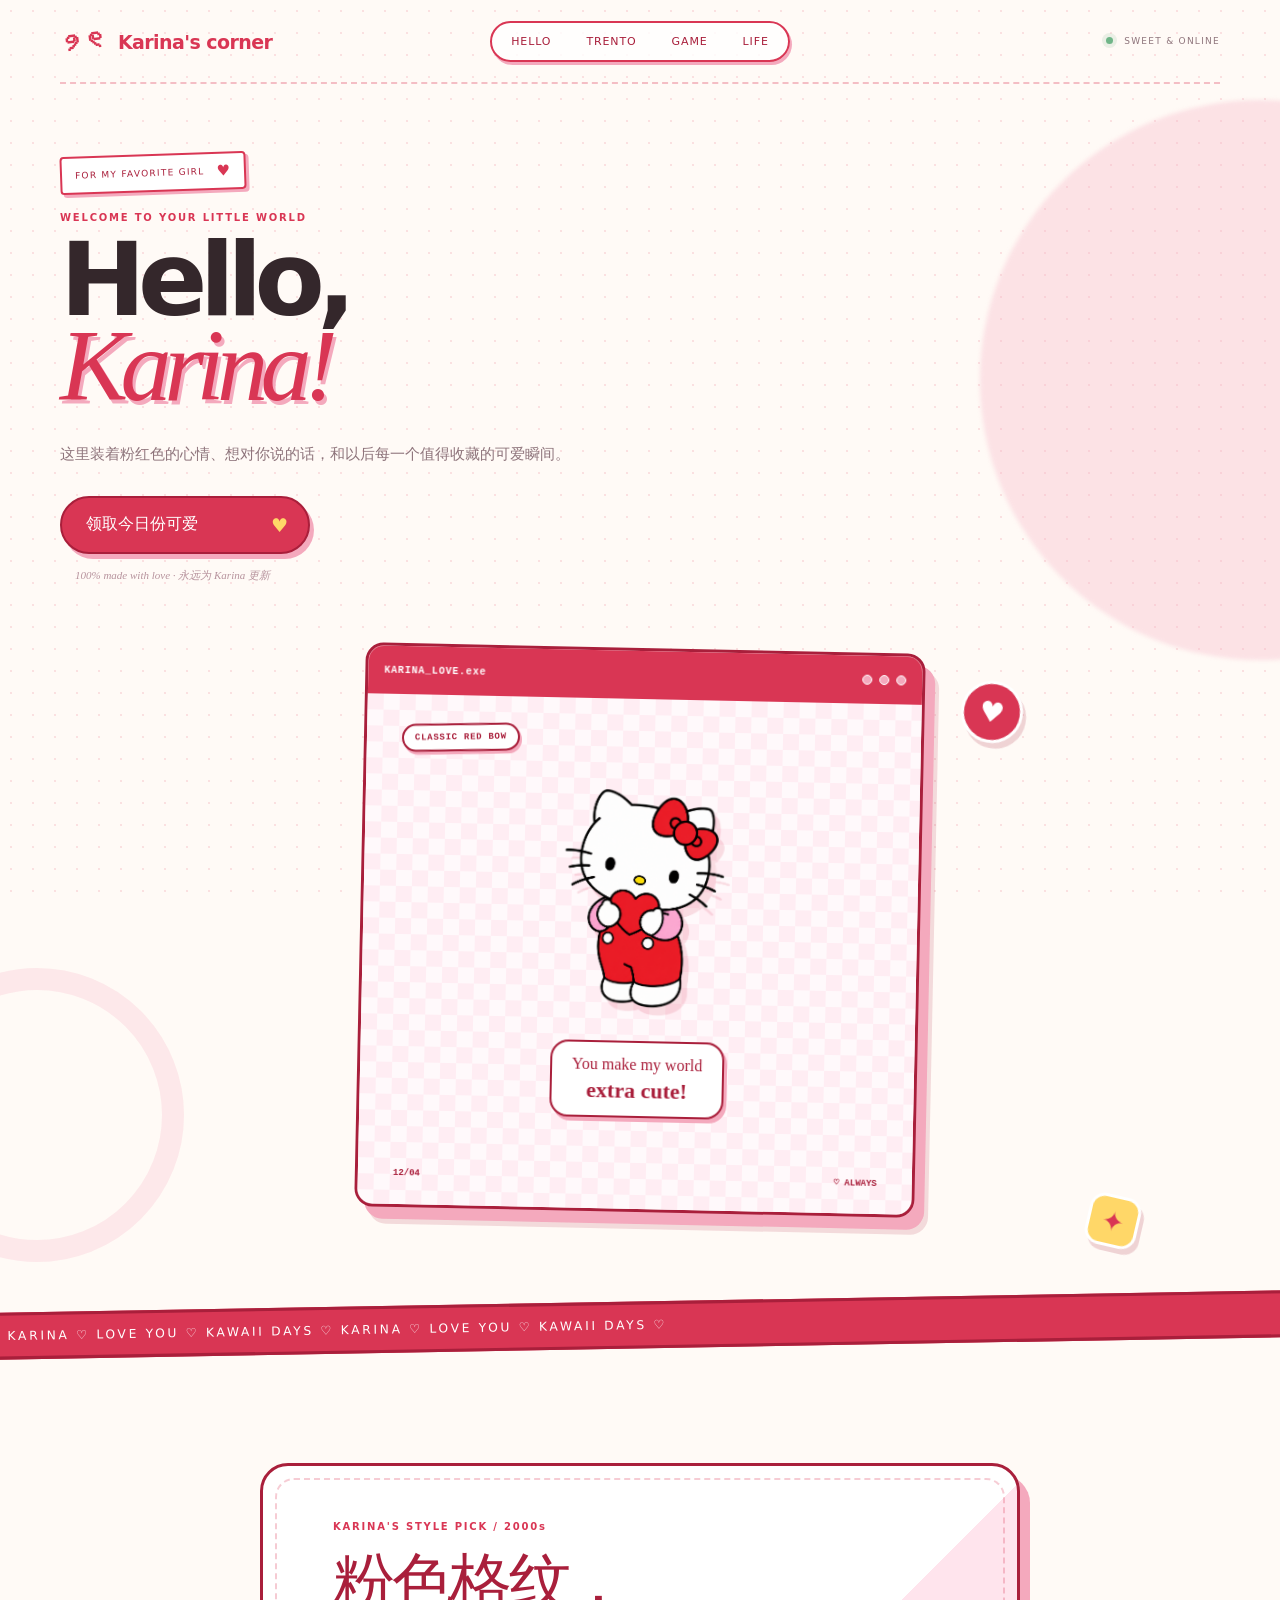
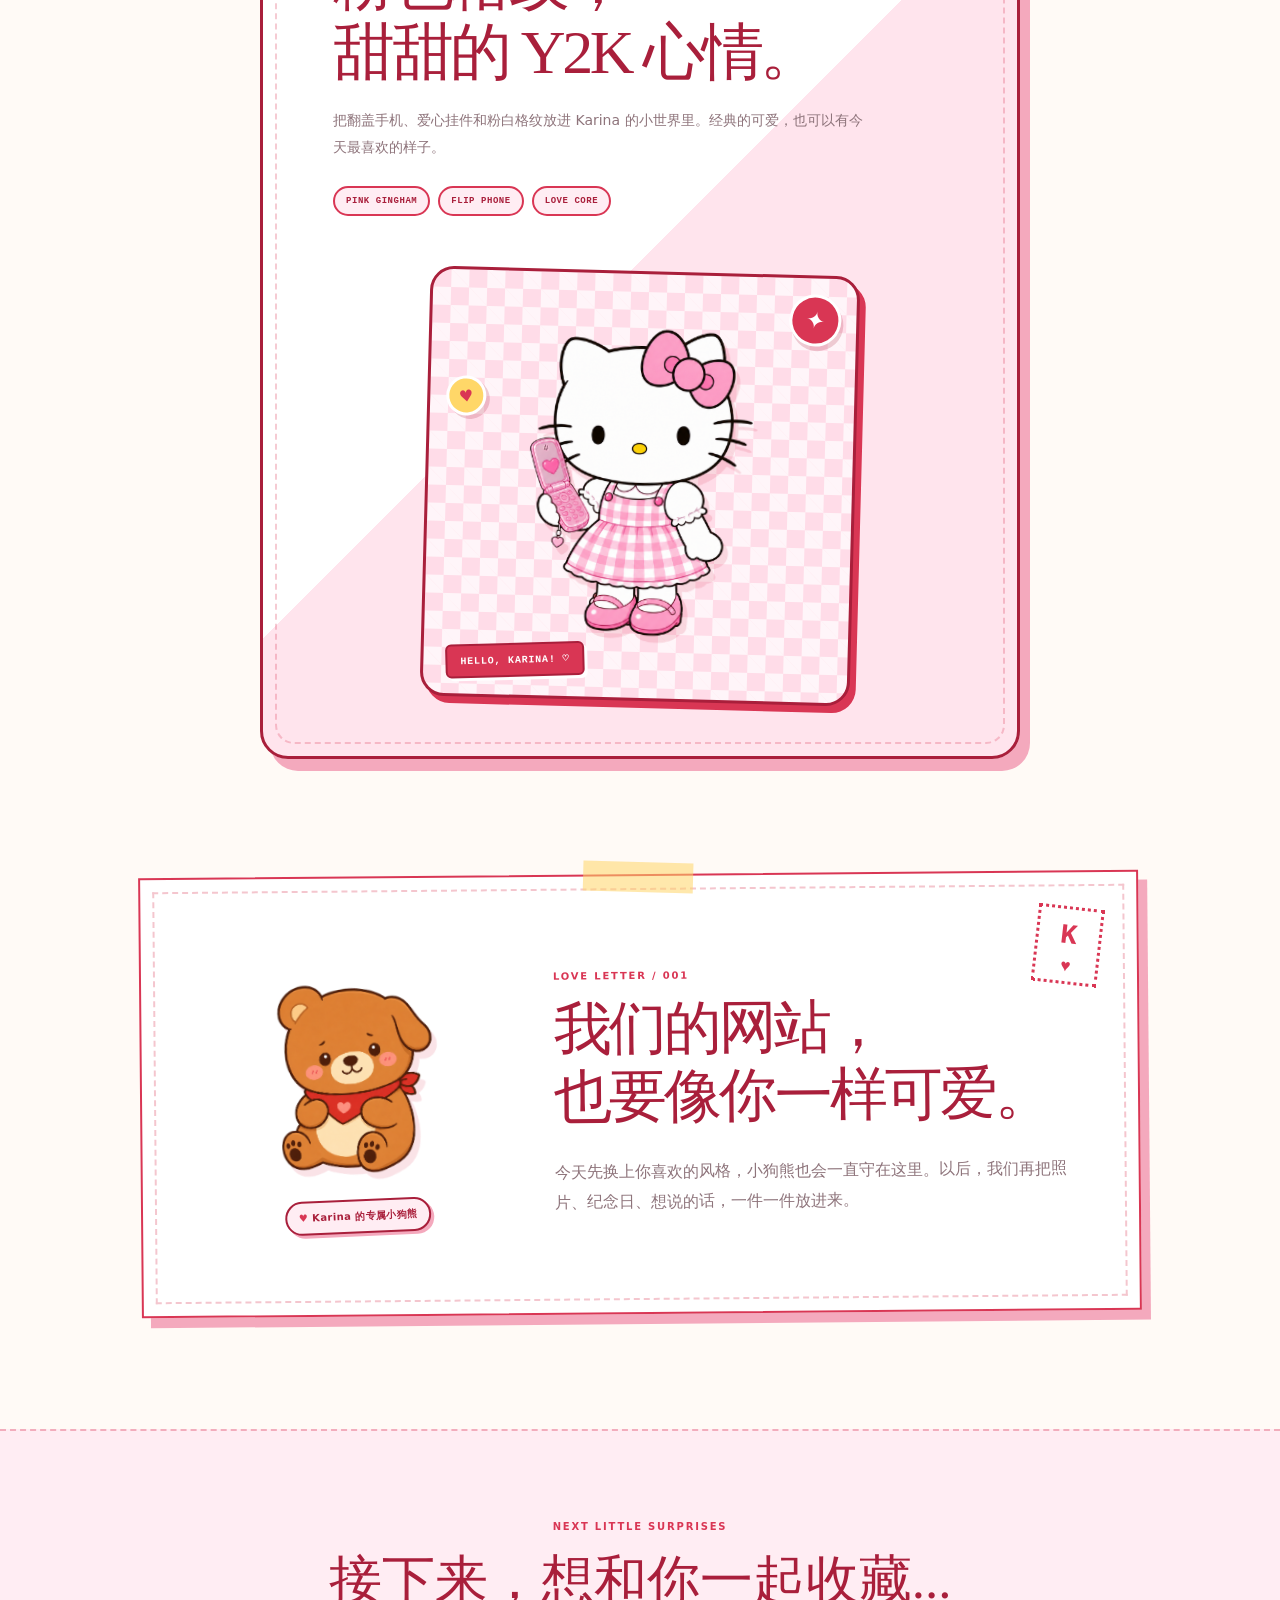
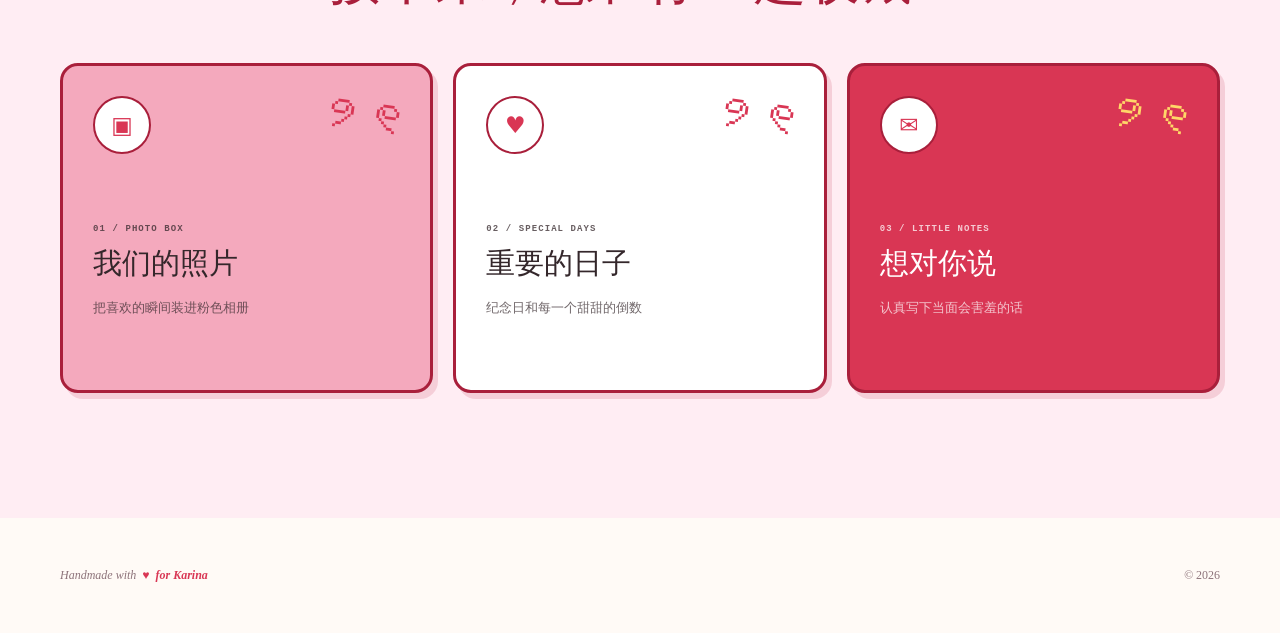
<file: index.html>
<!doctype html>
<html lang="zh-CN">
  <head>
    <meta charset="UTF-8" />
    <meta name="viewport" content="width=device-width, initial-scale=1.0" />
    <meta name="theme-color" content="#ffeff4" />
    <meta name="description" content="Karina 的甜甜小世界，收藏爱与每一个可爱瞬间。" />
    <title>Karina's Kawaii Corner</title>
    <link rel="stylesheet" href="./styles/site.css?v=20260822-game03" />
  </head>
  <body>
    <div class="page-dots" aria-hidden="true"></div>
    <header class="site-header">
      <a class="wordmark" href="#top" aria-label="回到首页">
        <span class="mini-bow" aria-hidden="true">୨୧</span>
        Karina's corner
      </a>
      <nav aria-label="页面导航">
        <a href="#hello">Hello</a>
        <a href="./pages/trento.html">Trento</a>
        <a href="./pages/game.html">Game</a>
        <a href="./pages/life.html">Life</a>
      </nav>
      <span class="status"><i></i> SWEET & ONLINE</span>
    </header>

    <main id="top">
      <section class="hero" id="hello">
        <div class="sticker sticker-heart" aria-hidden="true">♥</div>
        <div class="sticker sticker-star" aria-hidden="true">✦</div>
        <div class="hero-copy">
          <div class="postmark"><span>FOR MY FAVORITE GIRL</span><b>♥</b></div>
          <p class="eyebrow">WELCOME TO YOUR LITTLE WORLD</p>
          <h1>Hello,<br /><em>Karina!</em></h1>
          <p class="lead">
            这里装着粉红色的心情、想对你说的话，和以后每一个值得收藏的可爱瞬间。
          </p>
          <button class="love-button" id="loveButton" type="button">
            <span>领取今日份可爱</span>
            <b aria-hidden="true">♥</b>
          </button>
          <p class="micro-copy">100% made with love · 永远为 Karina 更新</p>
        </div>

        <aside class="kawaii-window" aria-label="给 Karina 的欢迎卡片">
          <div class="window-bar">
            <span>KARINA_LOVE.exe</span>
            <div aria-hidden="true"><i></i><i></i><i></i></div>
          </div>
          <div class="window-body">
            <span class="kitty-label">CLASSIC RED BOW</span>
            <img
              class="kitty-classic"
              src="./assets/hello-kitty-classic.png"
              alt="戴红色蝴蝶结、抱着爱心的经典 Hello Kitty"
            />
            <p class="bubble">You make my world<br /><strong>extra cute!</strong></p>
            <div class="window-footer"><span id="today"></span><span>♡ ALWAYS</span></div>
          </div>
        </aside>
      </section>

      <div class="ticker" aria-hidden="true">
        <div>♡ KARINA ♡ LOVE YOU ♡ KAWAII DAYS ♡ KARINA ♡ LOVE YOU ♡ KAWAII DAYS ♡</div>
      </div>

      <section class="kitty-era" aria-label="Hello Kitty 粉色千禧风造型">
        <div class="kitty-era-copy">
          <p class="section-tag">KARINA'S STYLE PICK / 2000s</p>
          <h2>粉色格纹，<br />甜甜的 Y2K 心情。</h2>
          <p>把翻盖手机、爱心挂件和粉白格纹放进 Karina 的小世界里。经典的可爱，也可以有今天最喜欢的样子。</p>
          <div class="style-pills" aria-label="风格关键词">
            <span>PINK GINGHAM</span><span>FLIP PHONE</span><span>LOVE CORE</span>
          </div>
        </div>
        <figure class="kitty-y2k-card">
          <span class="sparkle sparkle-one" aria-hidden="true">✦</span>
          <span class="sparkle sparkle-two" aria-hidden="true">♥</span>
          <img src="./assets/hello-kitty-y2k.png" alt="穿粉色格纹裙、拿着爱心翻盖手机的 Hello Kitty" />
          <figcaption>HELLO, KARINA! ♡</figcaption>
        </figure>
      </section>

      <section class="love-letter">
        <div class="letter-stamp" aria-hidden="true">K<br /><span>♥</span></div>
        <figure class="dog-bear-mascot">
          <img src="./assets/dog-bear.png" alt="戴着红色爱心围巾、憨憨坐着的棕色小狗熊" />
          <figcaption><span>♥</span> Karina 的专属小狗熊</figcaption>
        </figure>
        <div>
          <p class="section-tag">LOVE LETTER / 001</p>
          <h2>我们的网站，<br />也要像你一样可爱。</h2>
          <p>今天先换上你喜欢的风格，小狗熊也会一直守在这里。以后，我们再把照片、纪念日、想说的话，一件一件放进来。</p>
        </div>
        <div class="tape" aria-hidden="true"></div>
      </section>

      <section class="coming" id="coming" aria-label="后续计划">
        <div class="section-heading">
          <p class="eyebrow">NEXT LITTLE SURPRISES</p>
          <h2>接下来，想和你一起收藏...</h2>
        </div>
        <div class="card-grid">
          <article class="feature-card card-pink">
            <span class="card-icon" aria-hidden="true">▣</span>
            <p>01 / PHOTO BOX</p>
            <h3>我们的照片</h3>
            <small>把喜欢的瞬间装进粉色相册</small>
            <i class="card-bow" aria-hidden="true">୨୧</i>
          </article>
          <article class="feature-card card-white">
            <span class="card-icon" aria-hidden="true">♥</span>
            <p>02 / SPECIAL DAYS</p>
            <h3>重要的日子</h3>
            <small>纪念日和每一个甜甜的倒数</small>
            <i class="card-bow" aria-hidden="true">୨୧</i>
          </article>
          <article class="feature-card card-red">
            <span class="card-icon" aria-hidden="true">✉</span>
            <p>03 / LITTLE NOTES</p>
            <h3>想对你说</h3>
            <small>认真写下当面会害羞的话</small>
            <i class="card-bow" aria-hidden="true">୨୧</i>
          </article>
        </div>
      </section>
    </main>

    <footer>
      <span>Handmade with</span><b>♥</b><strong>for Karina</strong>
      <span class="footer-year">© <i id="year"></i></span>
    </footer>
    <div class="heart-rain" id="heartRain" aria-hidden="true"></div>
    <script src="./scripts/home.js"></script>
  </body>
</html>
</file>
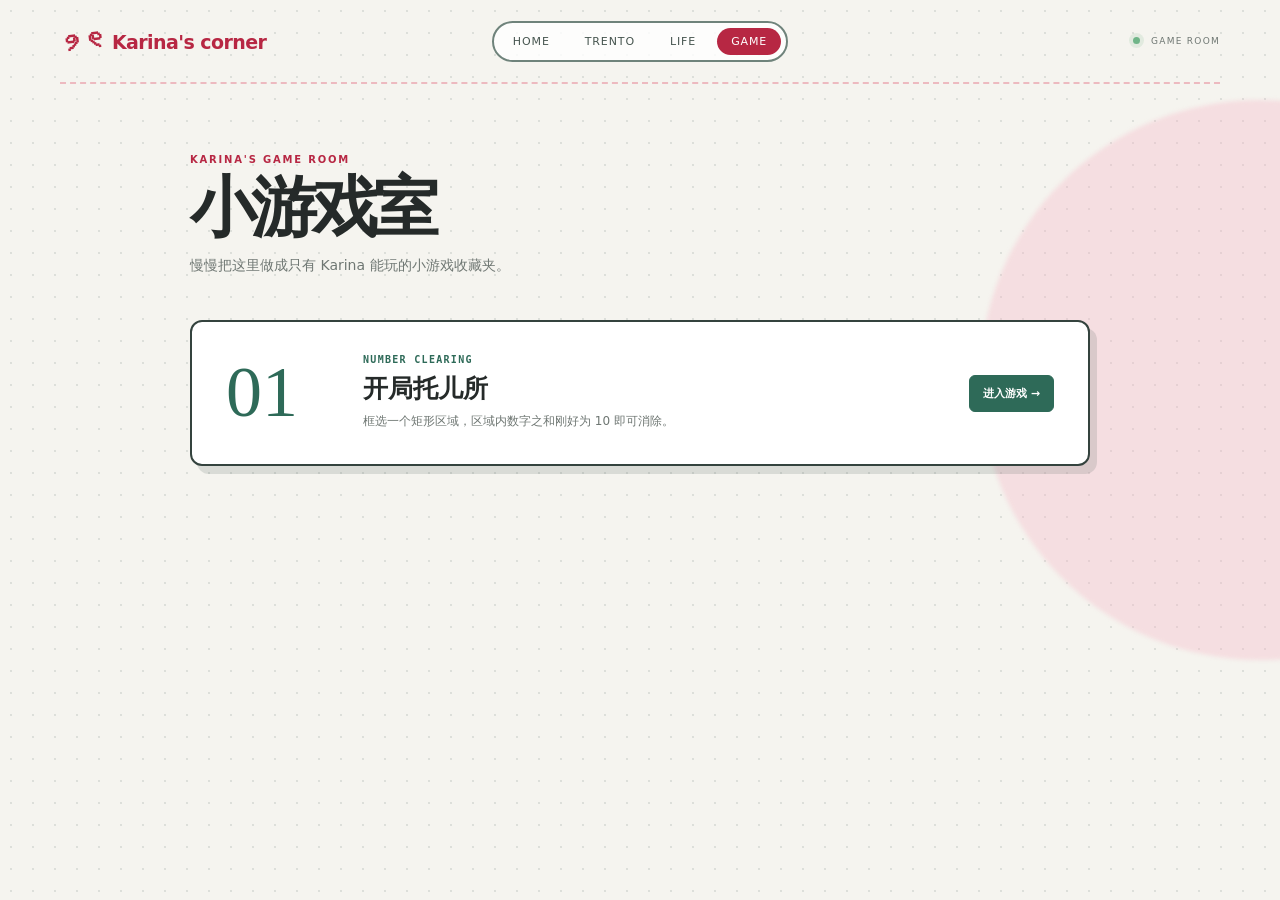
<file: game.html>
<!doctype html>
<html lang="zh-CN">
  <head>
    <meta charset="utf-8">
    <meta name="viewport" content="width=device-width, initial-scale=1">
    <meta http-equiv="refresh" content="0; url=./pages/game.html">
    <title>正在前往游戏室…</title>
    <script>window.location.replace("./pages/game.html");</script>
  </head>
  <body>
    <p>正在前往 <a href="./pages/game.html">游戏室</a>…</p>
  </body>
</html>
</file>
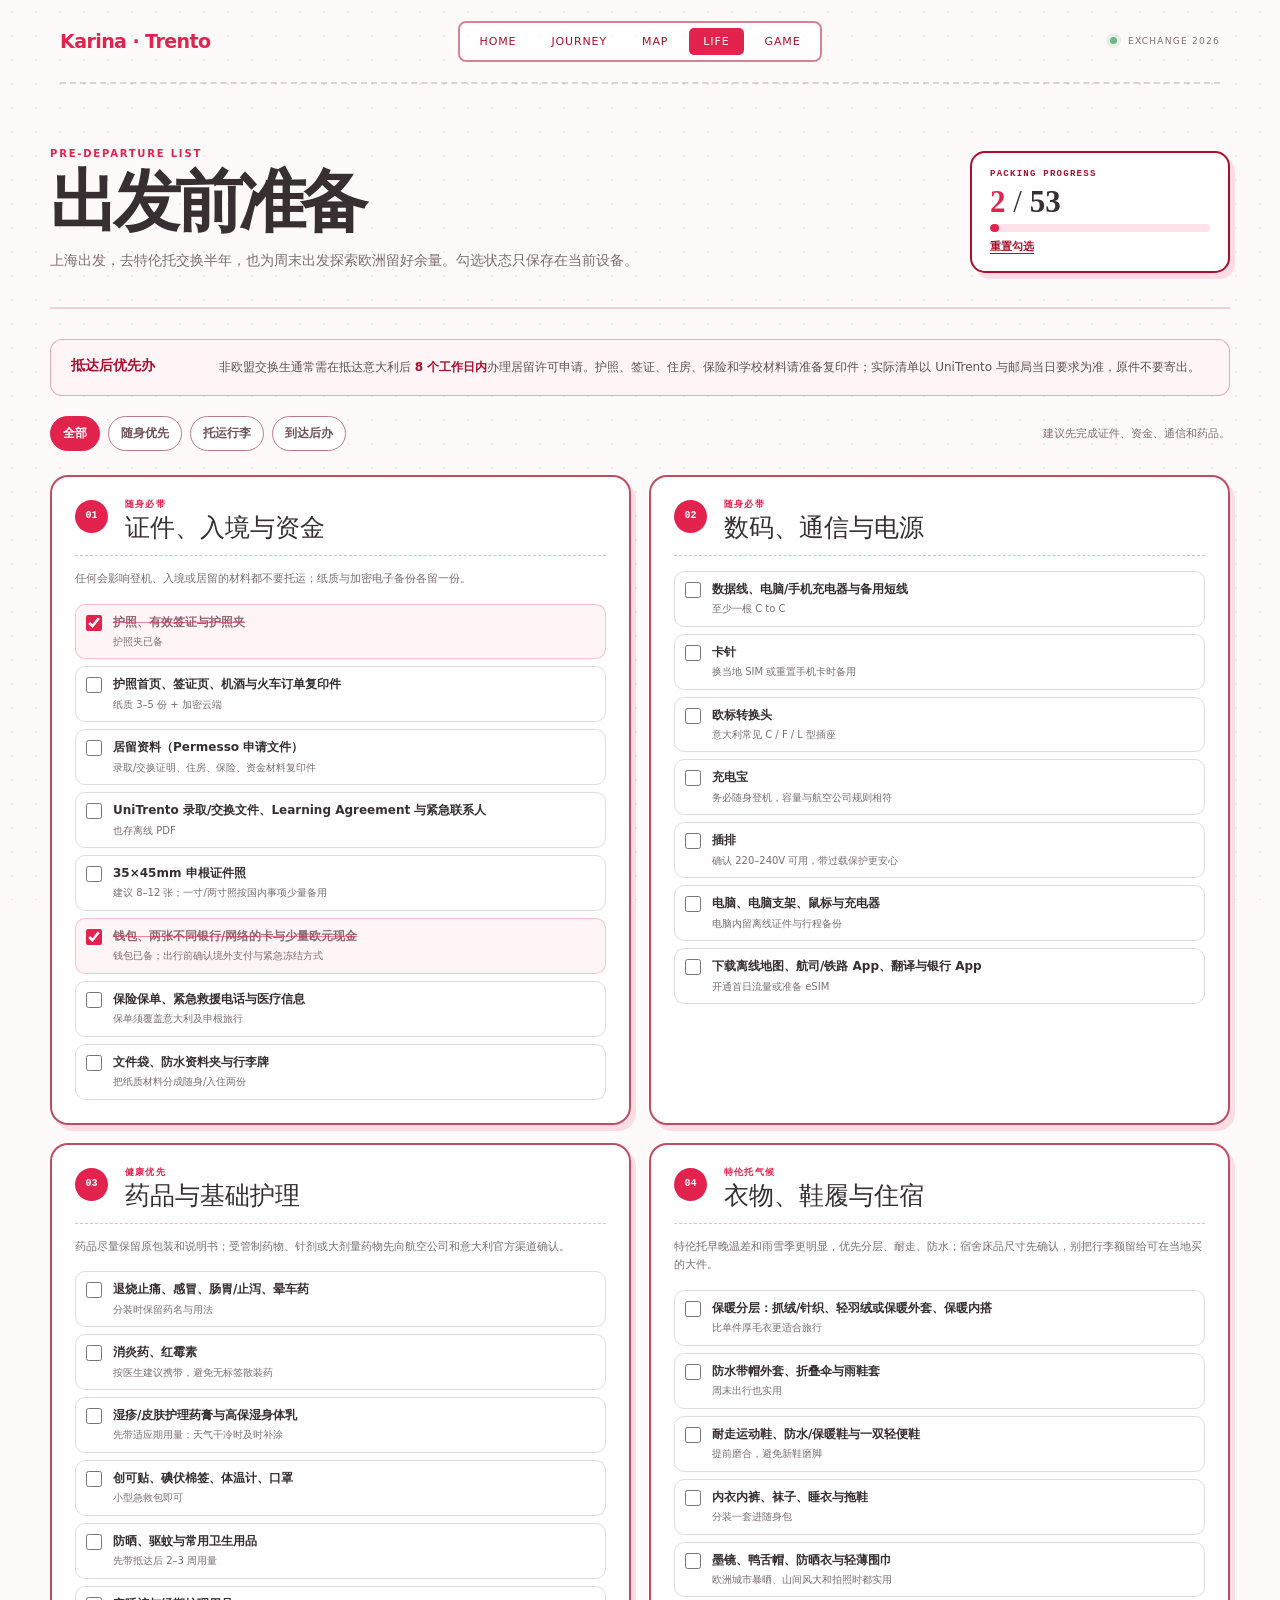
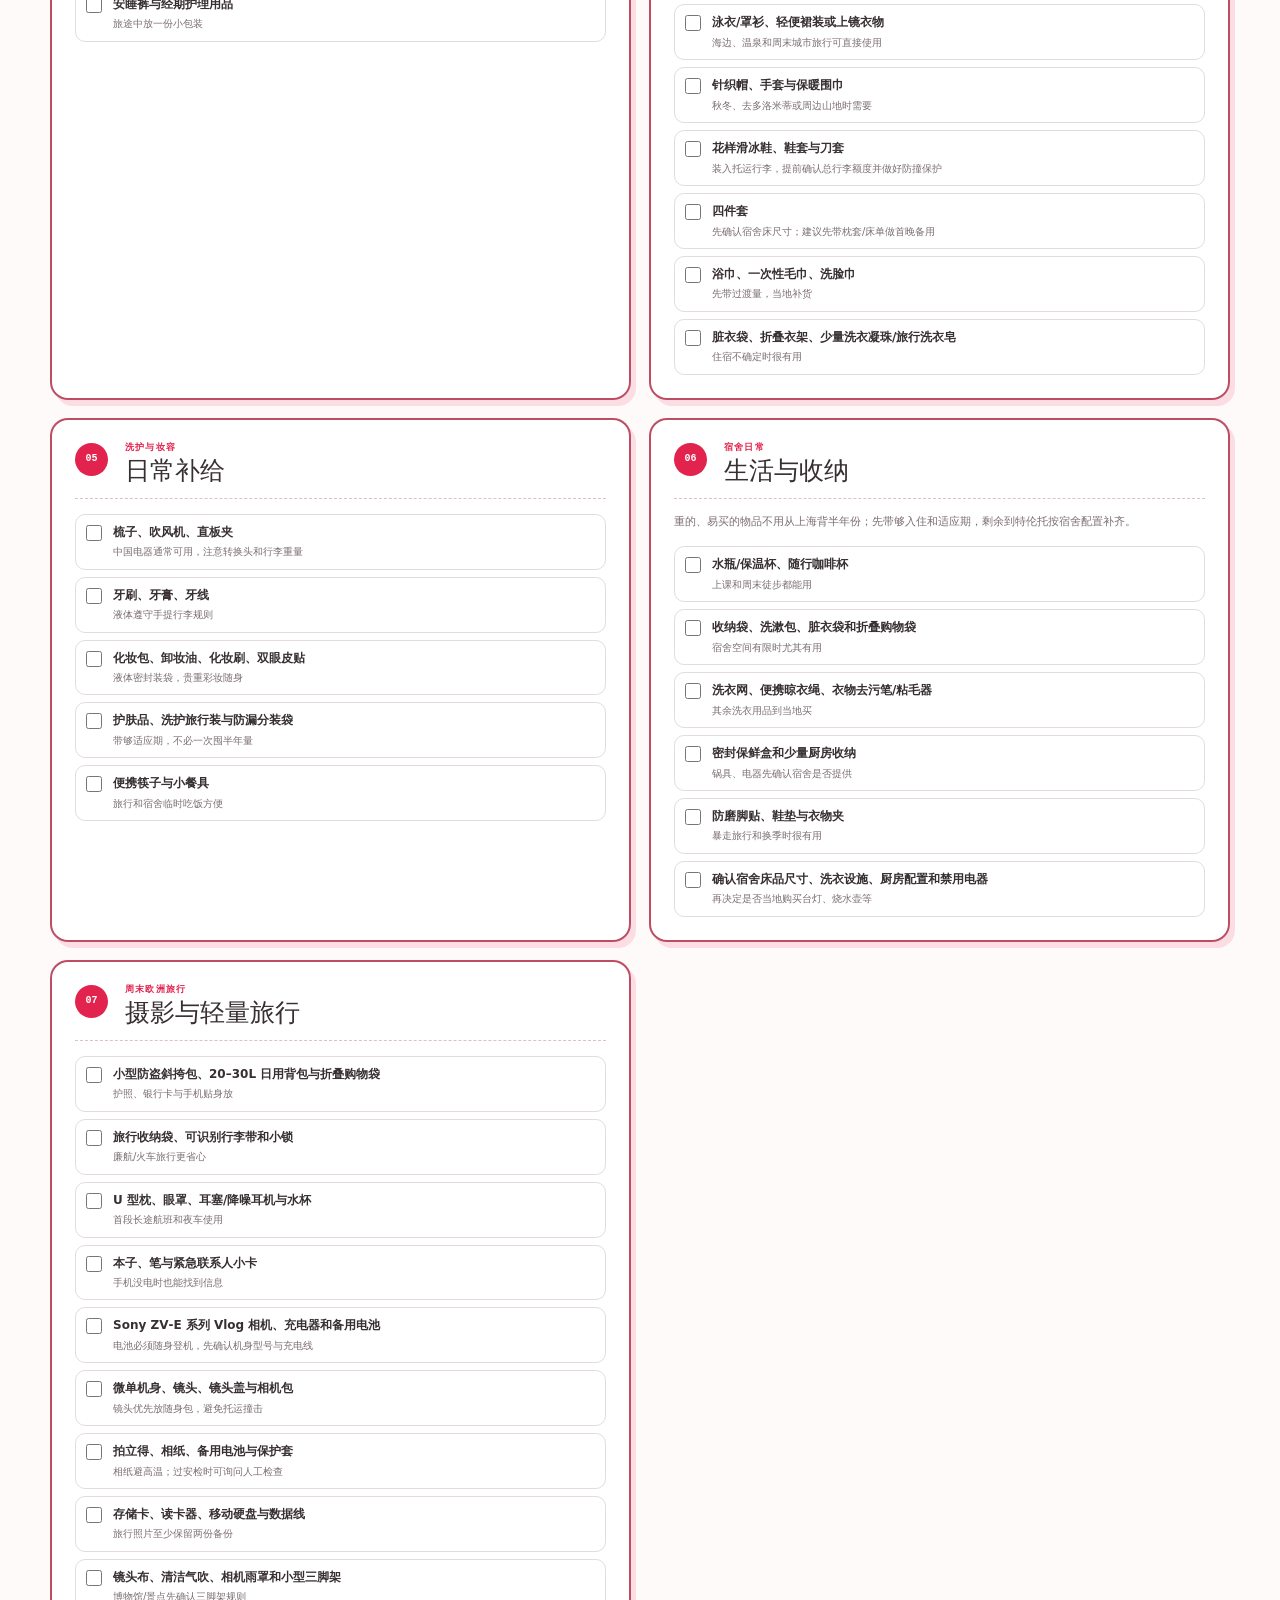
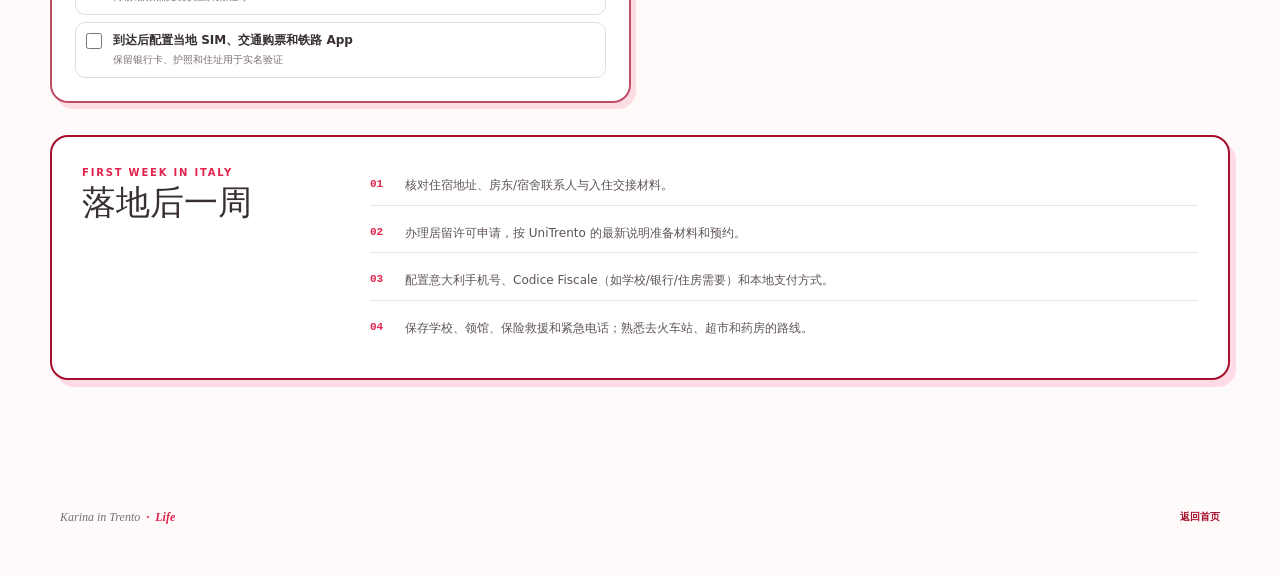
<file: life.html>
<!doctype html>
<html lang="zh-CN">
  <head>
    <meta charset="utf-8">
    <meta name="viewport" content="width=device-width, initial-scale=1">
    <meta http-equiv="refresh" content="0; url=./pages/life.html">
    <title>正在前往出发前准备清单…</title>
    <script>window.location.replace("./pages/life.html");</script>
  </head>
  <body><p>正在前往 <a href="./pages/life.html">出发前准备清单</a>…</p></body>
</html>
</file>
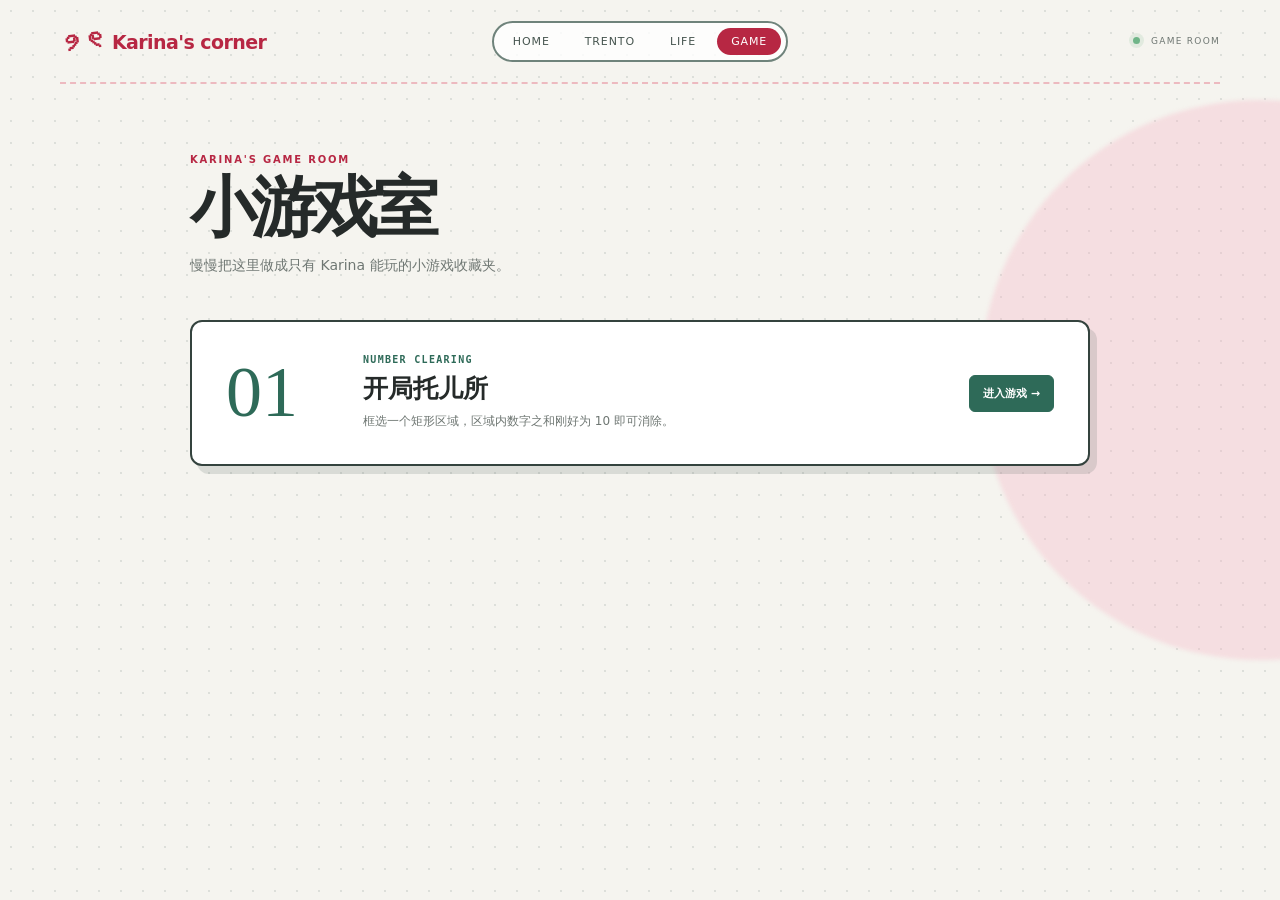
<file: pages/game.html>
<!doctype html>
<html lang="zh-CN">
  <head>
    <meta charset="UTF-8" />
    <meta name="viewport" content="width=device-width, initial-scale=1.0" />
    <meta name="theme-color" content="#faf8f4" />
    <meta name="description" content="Karina 的小游戏室。" />
    <title>Karina Game Room</title>
    <link rel="stylesheet" href="../styles/site.css?v=20260822-game03" />
  </head>
  <body class="game-page">
    <div class="page-dots" aria-hidden="true"></div>
    <header class="site-header">
      <a class="wordmark" href="../index.html" aria-label="返回 Karina 的首页"><span class="mini-bow" aria-hidden="true">୨୧</span>Karina's corner</a>
      <nav aria-label="页面导航"><a href="../index.html">Home</a><a href="./trento.html">Trento</a><a href="./life.html">Life</a><a class="is-current" href="./game.html" aria-current="page">Game</a></nav>
      <span class="status"><i></i> GAME ROOM</span>
    </header>

    <main class="game-room">
      <section id="gameCatalog" class="game-catalog" aria-labelledby="game-title">
        <p class="section-tag">KARINA'S GAME ROOM</p>
        <h1 id="game-title">小游戏室</h1>
        <p>慢慢把这里做成只有 Karina 能玩的小游戏收藏夹。</p>
        <button id="openSumTen" class="game-library-card" type="button">
          <span class="game-library-index">01</span>
          <span class="game-library-copy"><small>NUMBER CLEARING</small><b>开局托儿所</b><em>框选一个矩形区域，区域内数字之和刚好为 10 即可消除。</em></span>
          <span class="game-library-action">进入游戏 →</span>
        </button>
      </section>

      <section id="sumTenGame" class="sum-ten-game sum-ten-game--hidden" aria-labelledby="sum-ten-title" hidden>
        <div class="game-playbar"><button id="backToGames" type="button">← 返回游戏室</button><span>开局托儿所</span><div><b>本局智力 <strong id="gameScore">0</strong></b><b>剩余 <strong id="gameTimer">180</strong> 秒</b><b>次数 <strong id="gameCredits">1</strong></b></div></div>
        <div class="game-play-layout">
          <section class="game-board-card" aria-label="数字棋盘">
            <div class="game-board-intro"><div><p class="section-tag">RECTANGLE SUM = 10</p><h2 id="sum-ten-title">框选凑十</h2></div><p id="gameHint" role="status">点击开始后，从任意格子拖到另一格，框出一个矩形。</p></div>
            <div id="numberBoard" class="number-board" role="grid" aria-label="16 行 10 列凑十棋盘"></div>
            <div class="game-board-actions"><button id="startGame" class="game-primary" type="button">开始游戏</button><button id="quitGame" type="button" hidden>结束本局</button></div>
          </section>
          <aside class="growth-card" aria-labelledby="growth-title">
            <p class="section-tag">KARINA'S LITTLE ACADEMY</p><h2 id="growth-title">成长档案</h2>
            <div class="current-rank"><span>当前学历</span><strong id="currentRank">托儿所</strong><small id="rankSubline">完成一次凑十，开始积累智力</small></div>
            <div class="score-row"><span>本局智力</span><b id="totalScore">0</b></div>
            <div class="rank-progress"><div><span id="rankProgressLabel">距仙一幼儿园还差 20 分</span><b id="rankProgressPercent">0%</b></div><i><em id="rankProgressBar"></em></i></div>
            <ol id="rankList" class="rank-list" aria-label="学历解锁进度"></ol>
            <section class="bear-credit-card" aria-label="补充游戏次数">
              <div><p>游戏次数：<b id="gameCreditsAside">1</b></p><small>次数用完后，亲一下狗熊补充 1 次。</small></div>
              <button id="kissBear" class="kiss-bear" type="button" aria-label="亲一下狗熊，补充一次游戏机会"><img src="../assets/dog-bear.png" alt="卡通小狗熊" /><span aria-hidden="true">啵！</span></button>
            </section>
            <p class="game-note">规则：一次只能框选一个矩形；只要框内仍有数字且总和为 10，全部数字都会消失，不会补充新数字。</p>
          </aside>
        </div>
      </section>
    </main>
    <div id="levelToast" class="level-toast" role="status" aria-live="polite" hidden></div>
    <script src="../scripts/game.js?v=20260822-game03"></script>
  </body>
</html>
</file>
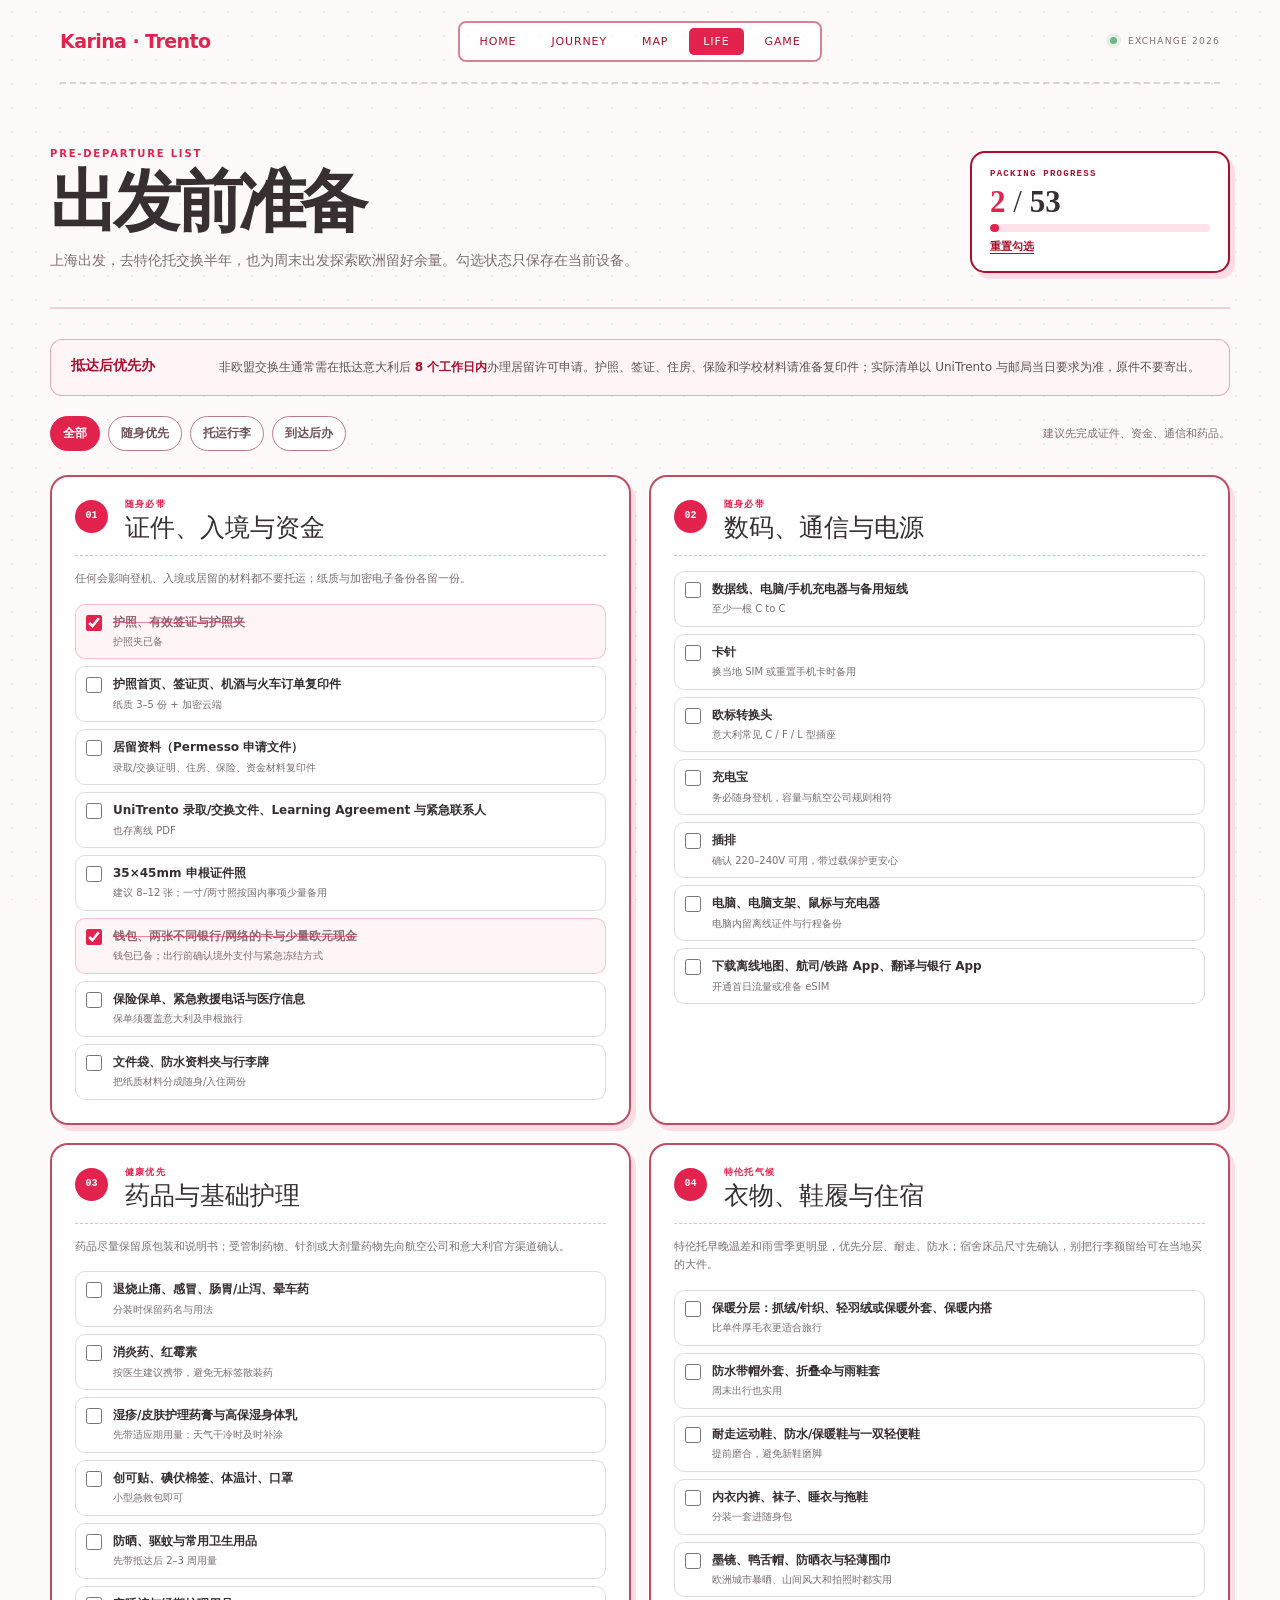
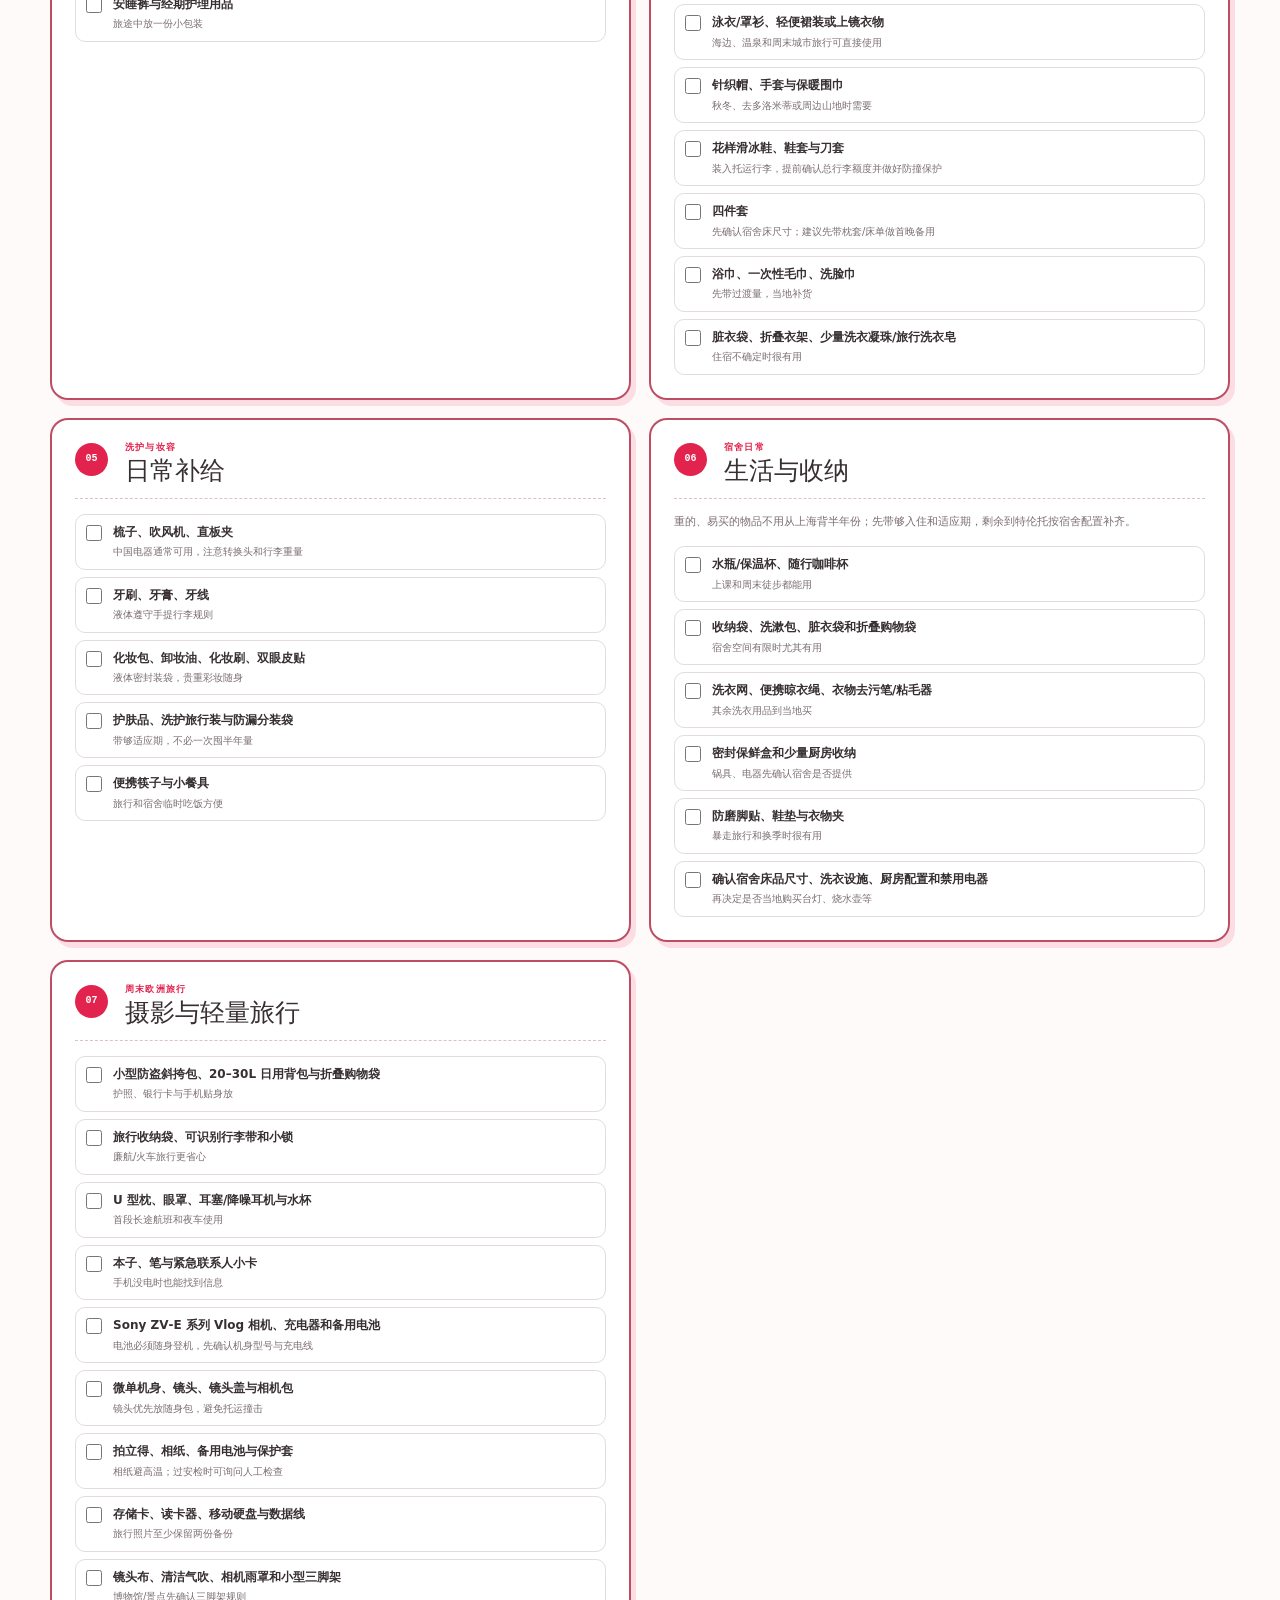
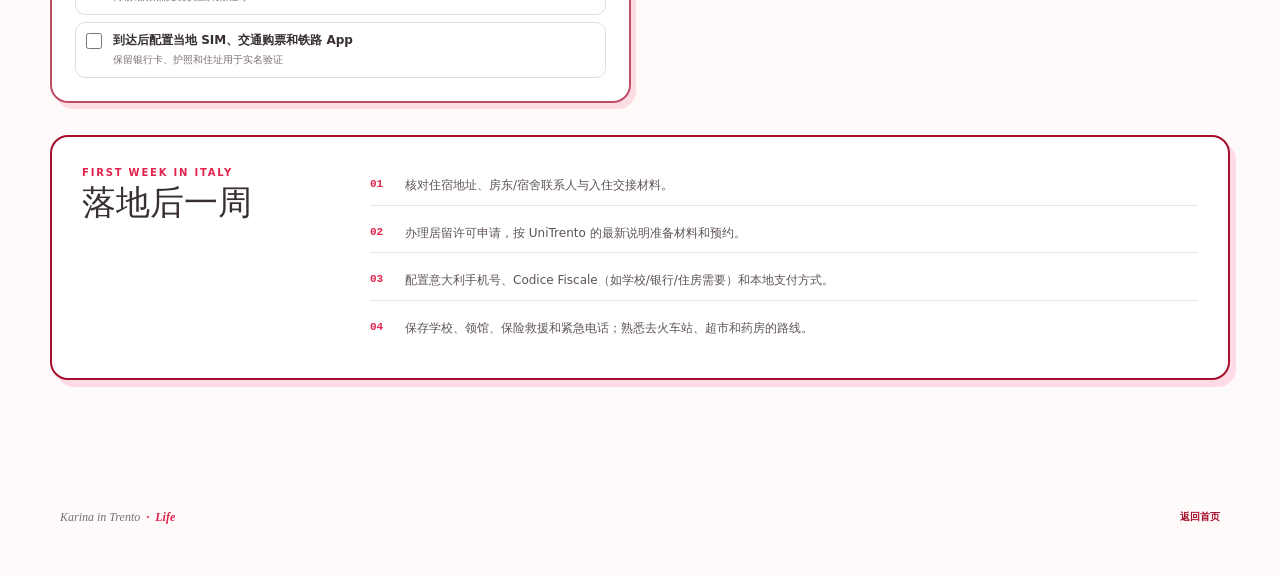
<file: pages/life.html>
<!doctype html>
<html lang="zh-CN">
  <head>
    <meta charset="UTF-8">
    <meta name="viewport" content="width=device-width, initial-scale=1.0">
    <meta name="theme-color" content="#fffafa">
    <meta name="description" content="Karina 前往意大利特伦托交换的出发前准备清单。">
    <title>出发前准备 · Karina in Trento</title>
    <link rel="stylesheet" href="../styles/site.css?v=20260825-life01">
  </head>
  <body class="trento-page life-page">
    <div class="page-dots" aria-hidden="true"></div>
    <header class="site-header">
      <a class="wordmark" href="../index.html" aria-label="返回 Karina 的首页">Karina · Trento</a>
      <nav aria-label="特伦托页面导航">
        <a href="../index.html">Home</a>
        <a href="./trento.html#journey">Journey</a>
        <a href="./map.html">Map</a>
        <a class="is-current" href="./life.html" aria-current="page">Life</a>
        <a href="./game.html">Game</a>
      </nav>
      <span class="status"><i></i> EXCHANGE 2026</span>
    </header>

    <main class="life-shell">
      <section class="life-hero" aria-labelledby="life-title">
        <div>
          <p class="section-tag">PRE-DEPARTURE LIST</p>
          <h1 id="life-title">出发前准备</h1>
          <p>上海出发，去特伦托交换半年，也为周末出发探索欧洲留好余量。勾选状态只保存在当前设备。</p>
        </div>
        <aside class="life-progress-card" aria-label="准备进度">
          <span>PACKING PROGRESS</span>
          <strong><b id="lifeDoneCount">0</b> / <b id="lifeTotalCount">0</b></strong>
          <i><em id="lifeProgressBar"></em></i>
          <button id="resetLifeList" type="button">重置勾选</button>
        </aside>
      </section>

      <section class="life-alert" aria-label="抵达后优先事项">
        <b>抵达后优先办</b>
        <p>非欧盟交换生通常需在抵达意大利后 <strong>8 个工作日内</strong>办理居留许可申请。护照、签证、住房、保险和学校材料请准备复印件；实际清单以 UniTrento 与邮局当日要求为准，原件不要寄出。</p>
      </section>

      <section class="life-controls" aria-label="清单筛选">
        <div class="life-filter-group" role="group" aria-label="按位置筛选">
          <button class="is-active" data-life-filter="all" type="button">全部</button>
          <button data-life-filter="carry" type="button">随身优先</button>
          <button data-life-filter="checked" type="button">托运行李</button>
          <button data-life-filter="arrival" type="button">到达后办</button>
        </div>
        <p id="lifeFilterStatus" aria-live="polite">建议先完成证件、资金、通信和药品。</p>
      </section>

      <section class="life-grid" aria-label="出发前物品与事项清单">
        <article class="life-category" data-category="carry">
          <header><span>01</span><div><p>随身必带</p><h2>证件、入境与资金</h2></div></header>
          <p class="life-category-note">任何会影响登机、入境或居留的材料都不要托运；纸质与加密电子备份各留一份。</p>
          <ul class="life-checklist">
            <li data-scope="carry"><label><input type="checkbox" data-life-item="passport" checked><span>护照、有效签证与护照夹</span><small>护照夹已备</small></label></li>
            <li data-scope="carry"><label><input type="checkbox" data-life-item="visa-copies"><span>护照首页、签证页、机酒与火车订单复印件</span><small>纸质 3–5 份 + 加密云端</small></label></li>
            <li data-scope="carry arrival"><label><input type="checkbox" data-life-item="permit-file"><span>居留资料（Permesso 申请文件）</span><small>录取/交换证明、住房、保险、资金材料复印件</small></label></li>
            <li data-scope="carry"><label><input type="checkbox" data-life-item="school-file"><span>UniTrento 录取/交换文件、Learning Agreement 与紧急联系人</span><small>也存离线 PDF</small></label></li>
            <li data-scope="carry"><label><input type="checkbox" data-life-item="photos-eu"><span>35×45mm 申根证件照</span><small>建议 8–12 张；一寸/两寸照按国内事项少量备用</small></label></li>
            <li data-scope="carry"><label><input type="checkbox" data-life-item="wallet" checked><span>钱包、两张不同银行/网络的卡与少量欧元现金</span><small>钱包已备；出行前确认境外支付与紧急冻结方式</small></label></li>
            <li data-scope="carry"><label><input type="checkbox" data-life-item="insurance"><span>保险保单、紧急救援电话与医疗信息</span><small>保单须覆盖意大利及申根旅行</small></label></li>
            <li data-scope="carry"><label><input type="checkbox" data-life-item="document-bag"><span>文件袋、防水资料夹与行李牌</span><small>把纸质材料分成随身/入住两份</small></label></li>
          </ul>
        </article>

        <article class="life-category" data-category="carry">
          <header><span>02</span><div><p>随身必带</p><h2>数码、通信与电源</h2></div></header>
          <ul class="life-checklist">
            <li data-scope="carry"><label><input type="checkbox" data-life-item="cables"><span>数据线、电脑/手机充电器与备用短线</span><small>至少一根 C to C</small></label></li>
            <li data-scope="carry"><label><input type="checkbox" data-life-item="sim-pin"><span>卡针</span><small>换当地 SIM 或重置手机卡时备用</small></label></li>
            <li data-scope="carry"><label><input type="checkbox" data-life-item="adapter"><span>欧标转换头</span><small>意大利常见 C / F / L 型插座</small></label></li>
            <li data-scope="carry"><label><input type="checkbox" data-life-item="powerbank"><span>充电宝</span><small>务必随身登机，容量与航空公司规则相符</small></label></li>
            <li data-scope="carry checked"><label><input type="checkbox" data-life-item="powerstrip"><span>插排</span><small>确认 220–240V 可用，带过载保护更安心</small></label></li>
            <li data-scope="carry"><label><input type="checkbox" data-life-item="laptop"><span>电脑、电脑支架、鼠标与充电器</span><small>电脑内留离线证件与行程备份</small></label></li>
            <li data-scope="carry"><label><input type="checkbox" data-life-item="offline"><span>下载离线地图、航司/铁路 App、翻译与银行 App</span><small>开通首日流量或准备 eSIM</small></label></li>
          </ul>
        </article>

        <article class="life-category" data-category="carry checked">
          <header><span>03</span><div><p>健康优先</p><h2>药品与基础护理</h2></div></header>
          <p class="life-category-note">药品尽量保留原包装和说明书；受管制药物、针剂或大剂量药物先向航空公司和意大利官方渠道确认。</p>
          <ul class="life-checklist">
            <li data-scope="carry"><label><input type="checkbox" data-life-item="medicine"><span>退烧止痛、感冒、肠胃/止泻、晕车药</span><small>分装时保留药名与用法</small></label></li>
            <li data-scope="carry"><label><input type="checkbox" data-life-item="anti-inflammatory"><span>消炎药、红霉素</span><small>按医生建议携带，避免无标签散装药</small></label></li>
            <li data-scope="carry"><label><input type="checkbox" data-life-item="eczema"><span>湿疹/皮肤护理药膏与高保湿身体乳</span><small>先带适应期用量；天气干冷时及时补涂</small></label></li>
            <li data-scope="carry"><label><input type="checkbox" data-life-item="first-aid"><span>创可贴、碘伏棉签、体温计、口罩</span><small>小型急救包即可</small></label></li>
            <li data-scope="carry checked"><label><input type="checkbox" data-life-item="care"><span>防晒、驱蚊与常用卫生用品</span><small>先带抵达后 2–3 周用量</small></label></li>
            <li data-scope="carry"><label><input type="checkbox" data-life-item="sleep"><span>安睡裤与经期护理用品</span><small>旅途中放一份小包装</small></label></li>
          </ul>
        </article>

        <article class="life-category" data-category="checked">
          <header><span>04</span><div><p>特伦托气候</p><h2>衣物、鞋履与住宿</h2></div></header>
          <p class="life-category-note">特伦托早晚温差和雨雪季更明显，优先分层、耐走、防水；宿舍床品尺寸先确认，别把行李额留给可在当地买的大件。</p>
          <ul class="life-checklist">
            <li data-scope="checked"><label><input type="checkbox" data-life-item="layers"><span>保暖分层：抓绒/针织、轻羽绒或保暖外套、保暖内搭</span><small>比单件厚毛衣更适合旅行</small></label></li>
            <li data-scope="checked"><label><input type="checkbox" data-life-item="rain"><span>防水带帽外套、折叠伞与雨鞋套</span><small>周末出行也实用</small></label></li>
            <li data-scope="checked"><label><input type="checkbox" data-life-item="shoes"><span>耐走运动鞋、防水/保暖鞋与一双轻便鞋</span><small>提前磨合，避免新鞋磨脚</small></label></li>
            <li data-scope="checked"><label><input type="checkbox" data-life-item="underwear"><span>内衣内裤、袜子、睡衣与拖鞋</span><small>分装一套进随身包</small></label></li>
            <li data-scope="checked"><label><input type="checkbox" data-life-item="sunwear"><span>墨镜、鸭舌帽、防晒衣与轻薄围巾</span><small>欧洲城市暴晒、山间风大和拍照时都实用</small></label></li>
            <li data-scope="checked"><label><input type="checkbox" data-life-item="women-travel"><span>泳衣/罩衫、轻便裙装或上镜衣物</span><small>海边、温泉和周末城市旅行可直接使用</small></label></li>
            <li data-scope="checked"><label><input type="checkbox" data-life-item="winter-accessories"><span>针织帽、手套与保暖围巾</span><small>秋冬、去多洛米蒂或周边山地时需要</small></label></li>
            <li data-scope="checked"><label><input type="checkbox" data-life-item="skates"><span>花样滑冰鞋、鞋套与刀套</span><small>装入托运行李，提前确认总行李额度并做好防撞保护</small></label></li>
            <li data-scope="checked"><label><input type="checkbox" data-life-item="bedding"><span>四件套</span><small>先确认宿舍床尺寸；建议先带枕套/床单做首晚备用</small></label></li>
            <li data-scope="checked"><label><input type="checkbox" data-life-item="towels"><span>浴巾、一次性毛巾、洗脸巾</span><small>先带过渡量，当地补货</small></label></li>
            <li data-scope="checked"><label><input type="checkbox" data-life-item="laundry"><span>脏衣袋、折叠衣架、少量洗衣凝珠/旅行洗衣皂</span><small>住宿不确定时很有用</small></label></li>
          </ul>
        </article>

        <article class="life-category" data-category="checked">
          <header><span>05</span><div><p>洗护与妆容</p><h2>日常补给</h2></div></header>
          <ul class="life-checklist">
            <li data-scope="checked"><label><input type="checkbox" data-life-item="hair"><span>梳子、吹风机、直板夹</span><small>中国电器通常可用，注意转换头和行李重量</small></label></li>
            <li data-scope="checked"><label><input type="checkbox" data-life-item="oral"><span>牙刷、牙膏、牙线</span><small>液体遵守手提行李规则</small></label></li>
            <li data-scope="checked"><label><input type="checkbox" data-life-item="makeup"><span>化妆包、卸妆油、化妆刷、双眼皮贴</span><small>液体密封装袋，贵重彩妆随身</small></label></li>
            <li data-scope="checked"><label><input type="checkbox" data-life-item="skincare"><span>护肤品、洗护旅行装与防漏分装袋</span><small>带够适应期，不必一次囤半年量</small></label></li>
            <li data-scope="checked"><label><input type="checkbox" data-life-item="chopsticks"><span>便携筷子与小餐具</span><small>旅行和宿舍临时吃饭方便</small></label></li>
          </ul>
        </article>

        <article class="life-category" data-category="checked arrival">
          <header><span>06</span><div><p>宿舍日常</p><h2>生活与收纳</h2></div></header>
          <p class="life-category-note">重的、易买的物品不用从上海背半年份；先带够入住和适应期，剩余到特伦托按宿舍配置补齐。</p>
          <ul class="life-checklist">
            <li data-scope="checked"><label><input type="checkbox" data-life-item="bottle"><span>水瓶/保温杯、随行咖啡杯</span><small>上课和周末徒步都能用</small></label></li>
            <li data-scope="checked"><label><input type="checkbox" data-life-item="daily-storage"><span>收纳袋、洗漱包、脏衣袋和折叠购物袋</span><small>宿舍空间有限时尤其有用</small></label></li>
            <li data-scope="checked"><label><input type="checkbox" data-life-item="laundry-kit"><span>洗衣网、便携晾衣绳、衣物去污笔/粘毛器</span><small>其余洗衣用品到当地买</small></label></li>
            <li data-scope="checked"><label><input type="checkbox" data-life-item="kitchen-kit"><span>密封保鲜盒和少量厨房收纳</span><small>锅具、电器先确认宿舍是否提供</small></label></li>
            <li data-scope="checked"><label><input type="checkbox" data-life-item="shoe-care"><span>防磨脚贴、鞋垫与衣物夹</span><small>暴走旅行和换季时很有用</small></label></li>
            <li data-scope="arrival"><label><input type="checkbox" data-life-item="dorm-check"><span>确认宿舍床品尺寸、洗衣设施、厨房配置和禁用电器</span><small>再决定是否当地购买台灯、烧水壶等</small></label></li>
          </ul>
        </article>

        <article class="life-category" data-category="carry checked">
          <header><span>07</span><div><p>周末欧洲旅行</p><h2>摄影与轻量旅行</h2></div></header>
          <ul class="life-checklist">
            <li data-scope="carry"><label><input type="checkbox" data-life-item="travel-bag"><span>小型防盗斜挎包、20–30L 日用背包与折叠购物袋</span><small>护照、银行卡与手机贴身放</small></label></li>
            <li data-scope="checked"><label><input type="checkbox" data-life-item="packing"><span>旅行收纳袋、可识别行李带和小锁</span><small>廉航/火车旅行更省心</small></label></li>
            <li data-scope="carry"><label><input type="checkbox" data-life-item="flight-comfort"><span>U 型枕、眼罩、耳塞/降噪耳机与水杯</span><small>首段长途航班和夜车使用</small></label></li>
            <li data-scope="carry"><label><input type="checkbox" data-life-item="notebook"><span>本子、笔与紧急联系人小卡</span><small>手机没电时也能找到信息</small></label></li>
            <li data-scope="carry"><label><input type="checkbox" data-life-item="zv-camera"><span>Sony ZV‑E 系列 Vlog 相机、充电器和备用电池</span><small>电池必须随身登机，先确认机身型号与充电线</small></label></li>
            <li data-scope="carry"><label><input type="checkbox" data-life-item="mirrorless"><span>微单机身、镜头、镜头盖与相机包</span><small>镜头优先放随身包，避免托运撞击</small></label></li>
            <li data-scope="carry"><label><input type="checkbox" data-life-item="instax"><span>拍立得、相纸、备用电池与保护套</span><small>相纸避高温；过安检时可询问人工检查</small></label></li>
            <li data-scope="carry"><label><input type="checkbox" data-life-item="camera-storage"><span>存储卡、读卡器、移动硬盘与数据线</span><small>旅行照片至少保留两份备份</small></label></li>
            <li data-scope="checked"><label><input type="checkbox" data-life-item="camera-care"><span>镜头布、清洁气吹、相机雨罩和小型三脚架</span><small>博物馆/景点先确认三脚架规则</small></label></li>
            <li data-scope="arrival"><label><input type="checkbox" data-life-item="local-apps"><span>到达后配置当地 SIM、交通购票和铁路 App</span><small>保留银行卡、护照和住址用于实名验证</small></label></li>
          </ul>
        </article>
      </section>

      <section class="life-arrival" aria-labelledby="arrival-title">
        <div><p class="section-tag">FIRST WEEK IN ITALY</p><h2 id="arrival-title">落地后一周</h2></div>
        <ol>
          <li><b>01</b><span>核对住宿地址、房东/宿舍联系人与入住交接材料。</span></li>
          <li><b>02</b><span>办理居留许可申请，按 UniTrento 的最新说明准备材料和预约。</span></li>
          <li><b>03</b><span>配置意大利手机号、Codice Fiscale（如学校/银行/住房需要）和本地支付方式。</span></li>
          <li><b>04</b><span>保存学校、领馆、保险救援和紧急电话；熟悉去火车站、超市和药房的路线。</span></li>
        </ol>
      </section>
    </main>
    <footer><span>Karina in Trento</span><b>·</b><strong>Life</strong><a href="../index.html">返回首页</a></footer>
    <script src="../scripts/life.js?v=20260825-life01"></script>
  </body>
</html>
</file>
<file: styles/site.css>
:root {
  --cream: #fffaf6;
  --white: #ffffff;
  --ink: #34272b;
  --muted: #8e747b;
  --pink: #f4a9bd;
  --soft-pink: #ffedf3;
  --hot-pink: #ee6f91;
  --red: #d93654;
  --deep-red: #a91f3b;
  --yellow: #ffd768;
  --line: #d94b67;
  --shadow: 5px 6px 0 rgba(191, 48, 76, .16);
}

* { box-sizing: border-box; }
html { scroll-behavior: smooth; }
body { margin: 0; background: var(--cream); color: var(--ink); font-family: "Arial Rounded MT Bold", "PingFang SC", "Microsoft YaHei", system-ui, sans-serif; overflow-x: hidden; }
img { display: block; max-width: 100%; }
button, a { font: inherit; -webkit-tap-highlight-color: transparent; }
button:focus-visible, a:focus-visible { outline: 3px solid var(--yellow); outline-offset: 3px; }
.page-dots { position: fixed; inset: 0; z-index: -2; pointer-events: none; background-color: var(--cream); background-image: radial-gradient(rgba(226, 74, 105, .15) 1.5px, transparent 1.5px); background-size: 22px 22px; }
.page-dots::after { content: ""; position: absolute; width: 560px; height: 560px; border-radius: 50%; right: -260px; top: 100px; background: rgba(247, 183, 200, .36); filter: blur(2px); }

.site-header { width: min(1160px, calc(100% - 40px)); min-height: 84px; margin: auto; display: grid; grid-template-columns: 1fr auto 1fr; gap: 25px; align-items: center; border-bottom: 2px dashed rgba(217, 54, 84, .3); position: relative; z-index: 5; }
.wordmark { color: var(--red); text-decoration: none; font-size: 19px; font-weight: 900; letter-spacing: -.03em; }
.mini-bow { display: inline-block; margin-right: 5px; font-size: 24px; transform: rotate(-7deg); }
.site-header nav { display: flex; gap: 7px; padding: 5px; border: 2px solid var(--red); border-radius: 99px; background: rgba(255,255,255,.8); box-shadow: 2px 3px 0 var(--pink); }
.site-header nav a { padding: 7px 14px; border-radius: 99px; color: var(--deep-red); text-decoration: none; font-size: 11px; text-transform: uppercase; letter-spacing: .08em; }
.site-header nav a:hover, .site-header nav a.is-current { color: white; background: var(--red); }
.status { justify-self: end; color: var(--muted); font-size: 9px; letter-spacing: .14em; }
.status i { display: inline-block; width: 7px; height: 7px; margin-right: 7px; border-radius: 50%; background: #70b588; box-shadow: 0 0 0 4px rgba(112,181,136,.15); }

.hero { width: min(1160px, calc(100% - 40px)); min-height: 700px; margin: auto; padding: 80px 0 90px; display: grid; grid-template-columns: minmax(0, 1.05fr) minmax(380px, .95fr); gap: clamp(45px, 6vw, 90px); align-items: center; position: relative; }
.hero::before { content: ""; position: absolute; width: 250px; height: 250px; left: -170px; bottom: 40px; border: 22px solid rgba(244,169,189,.22); border-radius: 50%; }
.hero-copy { min-width: 0; position: relative; z-index: 2; }
.postmark { display: inline-flex; align-items: center; gap: 12px; margin-bottom: 20px; padding: 8px 13px; border: 2px solid var(--red); border-radius: 4px; color: var(--deep-red); background: white; transform: rotate(-2deg); font-size: 9px; letter-spacing: .14em; box-shadow: 3px 3px 0 var(--pink); }
.postmark b { color: var(--red); font-size: 15px; }
.eyebrow, .section-tag { margin: 0; color: var(--red); font-size: 10px; font-weight: 900; letter-spacing: .18em; }
.hero h1 { margin: 14px 0 24px; color: var(--ink); font-size: clamp(64px, 8vw, 105px); line-height: .83; letter-spacing: -.075em; }
.hero h1 em { color: var(--red); font-family: Georgia, "Songti SC", serif; font-weight: 500; text-shadow: 3px 4px 0 var(--pink); }
.lead { max-width: 520px; margin: 32px 0 0; color: var(--muted); font-size: 15px; line-height: 1.9; }
.love-button { min-width: 250px; margin-top: 28px; padding: 16px 20px 16px 24px; display: inline-flex; justify-content: space-between; gap: 30px; border: 2px solid var(--deep-red); border-radius: 99px; background: var(--red); color: white; box-shadow: 4px 5px 0 var(--pink); cursor: pointer; transition: .2s ease; }
.love-button b { color: var(--yellow); font-size: 19px; }
.love-button:hover { transform: translateY(-3px) rotate(-1deg); box-shadow: 6px 8px 0 var(--pink); }
.micro-copy { margin: 14px 0 0 15px; color: #b7939d; font: italic 11px Georgia, serif; }

.kawaii-window { width: 100%; max-width: 520px; min-width: 0; justify-self: end; border: 3px solid var(--deep-red); border-radius: 18px; background: white; box-shadow: 10px 12px 0 var(--pink), 14px 17px 0 rgba(169,31,59,.14); transform: rotate(1.2deg); position: relative; z-index: 2; overflow: hidden; }
.window-bar { height: 48px; padding: 0 16px; display: flex; align-items: center; justify-content: space-between; background: var(--red); color: white; font: 800 10px monospace; letter-spacing: .08em; }
.window-bar > div { display: flex; gap: 7px; }
.window-bar i { display: block; width: 10px; height: 10px; border: 1px solid white; border-radius: 50%; background: var(--pink); }
.window-body { min-height: 510px; padding: 28px 35px 25px; display: flex; flex-direction: column; align-items: center; background-color: var(--soft-pink); background-image: linear-gradient(45deg, rgba(255,255,255,.65) 25%, transparent 25%, transparent 75%, rgba(255,255,255,.65) 75%), linear-gradient(45deg, rgba(255,255,255,.65) 25%, transparent 25%, transparent 75%, rgba(255,255,255,.65) 75%); background-size: 32px 32px; background-position: 0 0, 16px 16px; position: relative; }
.kitty-label { align-self: flex-start; padding: 7px 11px; border: 2px solid var(--deep-red); border-radius: 99px; color: var(--deep-red); background: white; box-shadow: 2px 3px 0 var(--pink); font: 900 9px monospace; letter-spacing: .08em; transform: rotate(-2deg); }
.kitty-classic { width: min(285px, 84%); height: 310px; margin: -8px auto -16px; object-fit: contain; filter: drop-shadow(6px 8px 0 rgba(217,54,84,.15)); position: relative; z-index: 2; }
.bubble { margin: 0; padding: 11px 20px; border: 2px solid var(--deep-red); border-radius: 18px; background: white; text-align: center; color: var(--deep-red); font: 16px/1.35 Georgia, serif; box-shadow: 3px 4px 0 var(--pink); position: relative; z-index: 3; }
.bubble strong { font-size: 22px; }
.window-footer { width: 100%; margin-top: auto; display: flex; justify-content: space-between; color: var(--deep-red); font: 800 9px monospace; }
.sticker { position: absolute; z-index: 1; display: grid; place-items: center; border: 3px solid white; color: white; background: var(--red); filter: drop-shadow(4px 5px 0 rgba(169,31,59,.18)); }
.sticker-heart { width: 62px; height: 62px; right: 42%; top: 77px; border-radius: 50%; transform: rotate(10deg); font-size: 28px; }
.sticker-star { width: 52px; height: 52px; right: -15px; bottom: 75px; border-radius: 15px; transform: rotate(13deg); color: var(--red); background: var(--yellow); font-size: 27px; }

.ticker { border-top: 3px solid var(--deep-red); border-bottom: 3px solid var(--deep-red); background: var(--red); color: white; overflow: hidden; transform: rotate(-1deg) scale(1.02); }
.ticker div { width: max-content; padding: 13px 0; font-size: 12px; letter-spacing: .22em; animation: scroll 22s linear infinite; }
@keyframes scroll { to { transform: translateX(-50%); } }

.trento-journey { padding: 115px max(20px, calc((100% - 1160px)/2)) 100px; background: #fff5f7; position: relative; overflow: hidden; }
.trento-journey::before { content: ""; position: absolute; width: 420px; height: 420px; right: -170px; top: -150px; border: 28px solid rgba(244,169,189,.3); border-radius: 50%; }
.journey-heading, .route-summary, .journey-map-wrap, .trento-guide { max-width: 1160px; margin-right: auto; margin-left: auto; position: relative; z-index: 1; }
.journey-heading { display: flex; align-items: end; justify-content: space-between; gap: 55px; }
.journey-heading h1 { margin: 16px 0 0; color: var(--deep-red); font: 500 clamp(42px, 5.3vw, 70px)/1.02 Georgia, "Songti SC", serif; letter-spacing: -.065em; }
.journey-heading h1 em { color: var(--red); font-style: italic; text-shadow: 3px 3px 0 var(--pink); }
.journey-heading > p { max-width: 400px; margin: 0 0 8px; color: var(--muted); font-size: 14px; line-height: 1.9; }
.route-summary { margin-top: 48px; display: grid; grid-template-columns: 1fr 1fr .62fr; gap: 18px; }
.route-card, .route-note { min-height: 205px; padding: 25px 28px; border: 3px solid var(--deep-red); border-radius: 20px; box-shadow: var(--shadow); position: relative; overflow: hidden; }
.route-card { color: var(--deep-red); background: white; }
.route-flight { background: #ffe1eb; }.route-train { background: #fff9ee; }
.route-card::after { content: ""; width: 115px; height: 115px; position: absolute; right: -32px; bottom: -42px; border: 18px solid rgba(217,54,84,.18); border-radius: 50%; }
.route-day { color: var(--red); font: 900 10px monospace; letter-spacing: .1em; }
.route-icon { float: right; display: grid; place-items: center; width: 43px; height: 43px; margin-top: -10px; border: 2px solid var(--deep-red); border-radius: 50%; color: white; background: var(--red); font-size: 20px; transform: rotate(-10deg); }
.route-card p { margin: 52px 0 9px; font: 900 10px monospace; letter-spacing: .08em; }
.route-card h2 { margin: 0 0 10px; font: 500 27px/1.12 Georgia, "Songti SC", serif; }
.route-card small { color: var(--muted); font-size: 12px; }
.route-note { display: flex; flex-direction: column; justify-content: center; gap: 8px; color: white; text-decoration: none; background: var(--red); transition: .2s ease; }
.route-note:hover { transform: translateY(-5px) rotate(-1deg); }
.route-note span { color: var(--yellow); font-size: 28px; }.route-note b { font-size: 12px; letter-spacing: .08em; }.route-note strong { font: 500 25px/1.1 Georgia, serif; }
.trip-calendar { max-width: 1160px; margin: 48px auto 0; display: grid; grid-template-columns: .58fr 1.42fr; border: 3px solid var(--deep-red); border-radius: 24px; background: white; box-shadow: 8px 9px 0 var(--pink); overflow: hidden; position: relative; z-index: 1; }.calendar-side { padding: 42px 38px; color: var(--deep-red); background: #fff1f5; }.calendar-side h2 { margin: 14px 0 16px; font: 500 37px Georgia, "Songti SC", serif; }.calendar-side > p { margin: 0; color: var(--muted); font-size: 13px; line-height: 1.8; }.calendar-key { display: inline-flex; align-items: center; gap: 8px; margin-top: 24px; font-size: 10px; font-weight: 900; }.calendar-key i { width: 9px; height: 9px; border: 2px solid var(--deep-red); border-radius: 50%; background: var(--yellow); }.countdown-card { display: flex; flex-direction: column; gap: 6px; margin-top: 35px; padding: 17px; border: 2px solid var(--deep-red); border-radius: 13px; color: white; background: var(--red); text-decoration: none; }.countdown-card b { font-size: 10px; letter-spacing: .09em; }.countdown-card strong { font: 500 23px Georgia, "Songti SC", serif; }.calendar-main { padding: 30px 34px; }.calendar-weekdays, .calendar-days { display: grid; grid-template-columns: repeat(7, 1fr); gap: 7px; }.calendar-weekdays { margin-bottom: 9px; color: var(--muted); text-align: center; font: 800 10px monospace; }.calendar-days > span, .calendar-day { min-height: 66px; padding: 8px; border: 0; border-radius: 10px; color: var(--muted); background: transparent; text-align: left; font: 800 12px monospace; }.calendar-day { cursor: pointer; color: var(--deep-red); background: #fff9ec; outline: 2px solid rgba(217,54,84,.24); transition: .18s ease; }.calendar-day:hover, .calendar-day:focus-visible { transform: translateY(-2px); outline: 3px solid var(--red); }.calendar-day.is-active { color: white; background: var(--red); outline-color: var(--deep-red); box-shadow: 3px 4px 0 var(--pink); }.calendar-day b { display: block; font-size: 16px; }.calendar-day small { display: block; margin-top: 7px; font: 800 8px/1.25 "PingFang SC", "Microsoft YaHei", sans-serif; }.itinerary-panel { max-width: 1160px; margin: 30px auto 0; padding: 32px 38px 25px; border: 3px solid var(--deep-red); border-radius: 20px; background: white; box-shadow: 7px 8px 0 rgba(244,169,189,.8); position: relative; z-index: 1; }.itinerary-panel-heading { display: flex; align-items: end; gap: 20px; padding-bottom: 20px; border-bottom: 2px dashed rgba(217,54,84,.28); }.itinerary-panel-heading h2 { margin: 0; color: var(--deep-red); font: 500 35px Georgia, "Songti SC", serif; }.itinerary-panel-heading .section-tag { margin-bottom: 4px; }.itinerary-panel-heading > span { margin-left: auto; padding: 7px 10px; border: 2px solid var(--deep-red); border-radius: 99px; color: var(--deep-red); background: var(--soft-pink); font: 900 9px monospace; }.itinerary-grid { display: grid; grid-template-columns: repeat(auto-fit, minmax(230px, 1fr)); gap: 14px; padding: 24px 0 17px; }.transport-detail { min-height: 198px; padding: 20px; border: 2px solid var(--deep-red); border-radius: 15px; color: var(--deep-red); background: var(--soft-pink); position: relative; }.transport-detail:nth-child(2) { background: #fff9eb; }.transport-detail:nth-child(3) { background: white; }.transport-detail.is-pending { color: white; background: var(--red); }.transport-detail > p { margin: 0 0 17px; font: 900 10px monospace; letter-spacing: .06em; }.transport-detail h3 { margin: 0 0 5px; font: 500 28px Georgia, "Songti SC", serif; }.transport-detail h3 span { margin-left: 8px; font: 900 10px monospace; letter-spacing: .04em; }.transport-detail dl { margin: 16px 0 0; display: grid; grid-template-columns: 1fr auto; gap: 7px 12px; font-size: 11px; }.transport-detail dt { opacity: .72; }.transport-detail dd { margin: 0; text-align: right; font-weight: 900; }.transport-detail .transport-note { margin: 16px 0 0; padding-top: 11px; border-top: 1px dashed currentColor; font-size: 10px; line-height: 1.55; opacity: .78; }.itinerary-disclaimer { margin: 0; color: var(--muted); font-size: 10px; line-height: 1.65; }.itinerary-sources { margin: 10px 0 0; color: var(--muted); font-size: 10px; }.itinerary-sources a { color: var(--deep-red); }
.journey-dossier { max-width: 1160px; margin: 45px auto 0; padding: 45px 48px; display: grid; grid-template-columns: .68fr 1.32fr; gap: 50px; border: 3px solid var(--deep-red); border-radius: 24px; background: #fff; box-shadow: 8px 9px 0 rgba(244,169,189,.9); position: relative; z-index: 1; }
.dossier-heading h2, .planner-heading h2, .memory-shelf h2 { margin: 14px 0 0; color: var(--deep-red); font: 500 clamp(34px, 4vw, 50px)/1.14 Georgia, "Songti SC", serif; letter-spacing: -.055em; }
.journey-timeline { margin: 0; padding: 0; list-style: none; position: relative; }.journey-timeline::before { content: ""; position: absolute; left: 31px; top: 25px; bottom: 25px; border-left: 2px dashed var(--pink); }
.journey-timeline li { min-height: 105px; padding: 0 0 20px 85px; position: relative; }.journey-timeline li:last-child { padding-bottom: 0; }
.timeline-date { display: grid; place-content: center; width: 62px; height: 62px; position: absolute; left: 0; top: 0; border: 3px solid var(--deep-red); border-radius: 50%; color: white; background: var(--red); text-align: center; font: 900 10px/1 monospace; letter-spacing: .05em; z-index: 1; }.timeline-date b { margin-top: 3px; font-size: 20px; }
.timeline-next .timeline-date { color: var(--deep-red); background: var(--yellow); }.journey-timeline p { margin: 2px 0 5px; color: var(--red); font: 900 10px monospace; letter-spacing: .08em; }.journey-timeline h3 { margin: 0 0 5px; color: var(--deep-red); font: 500 24px Georgia, "Songti SC", serif; }.journey-timeline small { color: var(--muted); font-size: 11px; line-height: 1.5; }.journey-timeline i { position: absolute; right: 0; top: 5px; color: var(--pink); font-style: normal; font-size: 23px; }
.journey-map-wrap { margin-top: 45px; padding: 25px; border: 3px solid var(--deep-red); border-radius: 24px; background: white; box-shadow: 9px 10px 0 var(--pink); }.journey-map-wrap.is-map-expanded { z-index: 1001; }
.map-heading { display: flex; align-items: center; justify-content: space-between; gap: 25px; margin: 0 0 20px; }
.map-heading > p:last-child { margin: 0; color: var(--muted); font-size: 12px; }
.journey-map { min-height: 430px; border: 2px solid var(--deep-red); border-radius: 16px; background: #ffeaf0; overflow: hidden; }
.map-loading { margin: 0; padding-top: 195px; color: var(--deep-red); text-align: center; font: 700 13px Georgia, serif; }
.journey-map .leaflet-control-attribution { font-size: 9px; }.journey-map .leaflet-popup-content-wrapper { border: 2px solid var(--deep-red); border-radius: 12px; color: var(--deep-red); font-family: "Arial Rounded MT Bold", "PingFang SC", sans-serif; }.journey-map .leaflet-popup-tip { background: white; }
.map-pin { display: grid; place-items: center; width: 34px; height: 34px; border: 3px solid var(--deep-red); border-radius: 50% 50% 50% 0; color: white; background: var(--red); box-shadow: 3px 3px 0 rgba(169,31,59,.2); font: 900 11px monospace; transform: rotate(-45deg); }.map-pin span { transform: rotate(45deg); }
.map-legend { display: flex; flex-wrap: wrap; gap: 15px 22px; padding: 18px 4px 0; color: var(--deep-red); font-size: 11px; font-weight: 900; }
.map-legend span { display: inline-flex; align-items: center; gap: 7px; }.dot { display: inline-block; width: 10px; height: 10px; border: 2px solid var(--deep-red); border-radius: 50%; }.dot.shanghai { background: #f4a9bd; }.dot.helsinki { background: var(--yellow); }.dot.verona { background: #ee6f91; }.dot.trento { background: var(--red); }
.weather-strip { position: relative; z-index: 5; border-bottom: 2px solid rgba(169,31,59,.18); background: #fff; }.weather-strip-inner { width: min(1160px, calc(100% - 40px)); min-height: 47px; margin: 0 auto; display: flex; align-items: center; gap: 13px; color: var(--deep-red); font-size: 11px; white-space: nowrap; }.weather-strip-label { font: 900 9px monospace; letter-spacing: .08em; }.time-chip { display: inline-flex; align-items: baseline; gap: 5px; color: var(--muted); font-size: 9px; font-weight: 900; }.time-chip b { color: var(--deep-red); font: 500 15px Georgia, "Songti SC", serif; }.weather-strip .weather-icon { display: inline; width: auto; height: auto; border: 0; color: var(--red); background: transparent; font-size: 17px; }.weather-strip strong { font: 500 23px Georgia, "Songti SC", serif; }.weather-strip b { font-weight: 900; }.weather-strip-divider { width: 1px; height: 20px; margin: 0 3px; background: rgba(169,31,59,.25); }.weather-strip-updated { margin-left: auto; color: var(--muted); font: 800 9px monospace; }.weather-strip a, .weather-refresh { padding: 5px 8px; border: 1px solid var(--deep-red); border-radius: 99px; color: var(--deep-red); background: white; text-decoration: none; font-size: 9px; font-weight: 900; }.weather-refresh { cursor: pointer; }.weather-refresh:hover { color: white; background: var(--red); }.weather-refresh:disabled { cursor: wait; opacity: .55; }
.weather-strip .time-chip b { font-weight: 500; }
.calendar-controls { display: grid; grid-template-columns: 32px 1fr 32px; align-items: center; gap: 10px; margin-bottom: 20px; }.calendar-controls h3 { margin: 0; color: var(--deep-red); text-align: center; font: 500 23px Georgia, "Songti SC", serif; }.calendar-controls button, .map-fullscreen { border: 2px solid var(--deep-red); border-radius: 9px; color: var(--deep-red); background: white; cursor: pointer; font: 900 15px/28px monospace; transition: .18s ease; }.calendar-controls button:disabled { cursor: default; opacity: .25; }.calendar-controls button:not(:disabled):hover, .map-fullscreen:hover { color: white; background: var(--red); }.calendar-days > .calendar-empty { min-height: 66px; }.calendar-day { color: var(--muted); background: transparent; outline: 1px solid transparent; }.calendar-day.is-planned { color: var(--deep-red); background: #fff9ec; outline: 2px solid rgba(217,54,84,.24); }.calendar-day small { overflow: hidden; text-overflow: ellipsis; white-space: nowrap; }.empty-itinerary { min-height: 148px; padding: 30px 0; display: flex; flex-direction: column; justify-content: center; gap: 9px; color: var(--muted); }.empty-itinerary b { color: var(--deep-red); font: 500 26px Georgia, "Songti SC", serif; }.empty-itinerary span { font-size: 12px; }
.map-heading > div { display: flex; align-items: center; gap: 12px; }.map-fullscreen, .map-close { padding: 4px 11px; border: 2px solid var(--deep-red); border-radius: 9px; color: var(--deep-red); background: white; cursor: pointer; font: 900 10px/1.4 monospace; }.journey-map-frame { background: #ffeaf0; position: relative; }.map-close { display: none; position: absolute; z-index: 1100; top: max(14px, env(safe-area-inset-top)); right: max(14px, env(safe-area-inset-right)); }.journey-map-frame.is-expanded { position: fixed; inset: 0; z-index: 1000; padding: max(14px, env(safe-area-inset-top)) max(14px, env(safe-area-inset-right)) max(14px, env(safe-area-inset-bottom)) max(14px, env(safe-area-inset-left)); background: var(--cream); }.journey-map-frame.is-expanded .journey-map { width: 100%; height: 100%; min-height: 0; border-radius: 12px; }.journey-map-frame.is-expanded .map-close { display: block; }.map-expanded { overflow: hidden; }
.weather-dashboard { max-width: 1160px; margin: 65px auto 0; padding: 34px 38px; border: 3px solid var(--deep-red); border-radius: 24px; background: #fff; box-shadow: 8px 9px 0 var(--pink); position: relative; z-index: 1; }.weather-heading { display: flex; justify-content: space-between; align-items: end; gap: 20px; padding-bottom: 22px; border-bottom: 2px dashed rgba(217,54,84,.28); }.weather-heading h2 { margin: 9px 0 0; color: var(--deep-red); font: 500 36px Georgia, "Songti SC", serif; }.weather-heading > span { color: var(--muted); font: 800 10px monospace; }.weather-grid { display: grid; grid-template-columns: .74fr 1.26fr; gap: 34px; align-items: center; padding-top: 25px; position: relative; }.weather-current { min-height: 126px; display: flex; align-items: center; gap: 19px; padding-right: 30px; border-right: 2px dashed rgba(217,54,84,.25); }.weather-icon { display: grid; place-items: center; flex: 0 0 66px; height: 66px; border: 3px solid var(--deep-red); border-radius: 50%; color: var(--red); background: var(--yellow); font-size: 32px; }.weather-current strong { color: var(--deep-red); font: 500 52px/.9 Georgia, "Songti SC", serif; letter-spacing: -.06em; }.weather-current p { margin: 9px 0 0; color: var(--muted); font-size: 12px; }.weather-grid dl { margin: 0; display: grid; grid-template-columns: repeat(4, 1fr); gap: 12px; }.weather-grid dl div { min-height: 93px; padding: 14px; border: 2px solid var(--deep-red); border-radius: 13px; color: var(--deep-red); background: var(--soft-pink); }.weather-grid dl div:nth-child(2) { background: #fff9eb; }.weather-grid dl div:nth-child(3) { background: #fff; }.weather-grid dl div:nth-child(4) { color: white; background: var(--red); }.weather-grid dt { margin-bottom: 18px; font: 900 9px monospace; letter-spacing: .06em; }.weather-grid dd { margin: 0; font: 500 19px Georgia, "Songti SC", serif; white-space: nowrap; }.weather-source { grid-column: 2; margin: -16px 0 0; color: var(--muted); font-size: 10px; }.weather-source a { color: var(--deep-red); }
.trento-guide { margin-top: 65px; padding: 55px 60px; display: grid; grid-template-columns: .83fr 1.17fr; gap: 65px; align-items: center; border: 3px solid var(--deep-red); border-radius: 25px; background: #fff; box-shadow: 8px 9px 0 var(--pink); }
.guide-copy h2 { margin: 15px 0 18px; color: var(--deep-red); font: 500 clamp(35px, 4vw, 52px)/1.14 Georgia, "Songti SC", serif; letter-spacing: -.055em; }.guide-copy > p:last-child { max-width: 420px; margin: 0; color: var(--muted); font-size: 14px; line-height: 1.9; }
.guide-grid { display: grid; grid-template-columns: repeat(3, 1fr); gap: 14px; }.guide-grid article { min-height: 145px; padding: 18px; border: 2px solid var(--deep-red); border-radius: 16px; color: var(--deep-red); background: var(--soft-pink); position: relative; }.guide-grid article:nth-child(2) { background: #fff9ec; }.guide-grid article:nth-child(3) { color: white; background: var(--red); }.guide-grid span { position: absolute; right: 15px; top: 13px; font-size: 23px; }.guide-grid b { display: block; font: 500 30px Georgia, "Songti SC", serif; }.guide-grid p { margin: 12px 0 4px; font-weight: 900; font-size: 13px; }.guide-grid small { font-size: 10px; opacity: .7; }
.exchange-planner { max-width: 1160px; margin: 70px auto 0; position: relative; z-index: 1; }.planner-heading { max-width: 620px; }.planner-heading > p:last-child { margin: 17px 0 0; color: var(--muted); font-size: 14px; line-height: 1.9; }.planner-grid { margin-top: 38px; display: grid; grid-template-columns: repeat(4, 1fr); gap: 18px; }.planner-card { min-height: 318px; padding: 24px; border: 3px solid var(--deep-red); border-radius: 19px; color: var(--deep-red); background: white; box-shadow: 5px 6px 0 rgba(191,48,76,.15); position: relative; overflow: hidden; }.planner-card:nth-child(2) { background: #fff1f5; }.planner-card:nth-child(3) { background: #fff9ea; }.planner-card:nth-child(4) { color: white; background: var(--red); }.planner-number { color: var(--pink); font: 900 11px monospace; }.planner-card:nth-child(4) .planner-number { color: var(--yellow); }.planner-icon { position: absolute; right: 20px; top: 17px; font-size: 27px; }.planner-card h3 { margin: 58px 0 9px; font: 500 28px Georgia, "Songti SC", serif; }.planner-card p { min-height: 43px; margin: 0; font-size: 12px; line-height: 1.6; opacity: .78; }.planner-card ul { margin: 19px 0 0; padding: 0; list-style: none; font-size: 11px; line-height: 2; }.planner-card li::before { content: "♥"; margin-right: 6px; color: var(--red); }.planner-card:nth-child(4) li::before { color: var(--yellow); }.planner-card small { display: block; margin-top: 17px; padding-top: 10px; border-top: 1px dashed currentColor; font-size: 9px; opacity: .65; }
.memory-shelf { max-width: 1160px; margin: 70px auto 0; padding: 48px 55px; display: grid; grid-template-columns: .8fr 1.2fr; gap: 50px; align-items: center; border: 3px solid var(--deep-red); border-radius: 25px; background: #ffdce8; box-shadow: 8px 9px 0 var(--red); position: relative; z-index: 1; }.memory-slots { display: grid; grid-template-columns: repeat(3, 1fr); gap: 12px; }.memory-slots article { min-height: 137px; padding: 18px; border: 2px solid var(--deep-red); border-radius: 15px; color: var(--deep-red); background: white; transform: rotate(-1deg); }.memory-slots article:nth-child(2) { transform: rotate(1.5deg); background: #fff9ec; }.memory-slots article:nth-child(3) { transform: rotate(-.5deg); background: var(--red); color: white; }.memory-slots span { color: var(--red); font: 900 10px monospace; }.memory-slots article:nth-child(3) span { color: var(--yellow); }.memory-slots b { display: block; margin: 29px 0 6px; font: 500 22px Georgia, "Songti SC", serif; }.memory-slots small { font-size: 10px; opacity: .7; }

.kitty-era { width: min(1060px, calc(100% - 40px)); margin: 115px auto 30px; padding: 55px 70px; display: grid; grid-template-columns: minmax(0, 1fr) minmax(320px, .8fr); gap: 55px; align-items: center; border: 3px solid var(--deep-red); border-radius: 28px; background: linear-gradient(135deg, #fff 0 47%, #ffe4ed 47% 100%); box-shadow: 10px 12px 0 var(--pink); position: relative; overflow: hidden; }
.kitty-era::before { content: ""; position: absolute; inset: 12px; border: 2px dashed rgba(217,54,84,.25); border-radius: 19px; pointer-events: none; }
.kitty-era-copy { min-width: 0; position: relative; z-index: 2; }
.kitty-era h2 { margin: 16px 0 20px; color: var(--deep-red); font: 500 clamp(40px, 5vw, 62px)/1.12 Georgia, "Songti SC", serif; letter-spacing: -.055em; }
.kitty-era-copy > p:last-of-type { max-width: 540px; color: var(--muted); font-size: 14px; line-height: 1.9; }
.style-pills { margin-top: 25px; display: flex; flex-wrap: wrap; gap: 8px; }
.style-pills span { padding: 8px 11px; border: 2px solid var(--red); border-radius: 99px; color: var(--deep-red); background: var(--soft-pink); font: 800 9px monospace; letter-spacing: .06em; }
.kitty-y2k-card { min-height: 430px; margin: 0; display: grid; place-items: center; border: 3px solid var(--deep-red); border-radius: 24px; background-color: #ffdce8; background-image: linear-gradient(45deg, rgba(255,255,255,.72) 25%, transparent 25%, transparent 75%, rgba(255,255,255,.72) 75%), linear-gradient(45deg, rgba(255,255,255,.72) 25%, transparent 25%, transparent 75%, rgba(255,255,255,.72) 75%); background-size: 36px 36px; background-position: 0 0, 18px 18px; box-shadow: 6px 7px 0 var(--red); position: relative; z-index: 2; transform: rotate(1.5deg); }
.kitty-y2k-card img { width: 92%; height: 385px; object-fit: contain; filter: drop-shadow(5px 7px 0 rgba(217,54,84,.16)); }
.kitty-y2k-card figcaption { position: absolute; left: 22px; bottom: 18px; padding: 9px 13px; border: 2px solid var(--deep-red); border-radius: 6px; color: white; background: var(--red); box-shadow: 3px 3px 0 white; font: 900 10px monospace; letter-spacing: .08em; transform: rotate(-3deg); }
.sparkle { position: absolute; z-index: 3; display: grid; place-items: center; border: 3px solid white; border-radius: 50%; color: white; background: var(--red); box-shadow: 3px 4px 0 rgba(169,31,59,.2); }
.sparkle-one { width: 52px; height: 52px; right: 15px; top: 16px; font-size: 23px; transform: rotate(12deg); }
.sparkle-two { width: 40px; height: 40px; left: 16px; top: 25%; color: var(--red); background: var(--yellow); transform: rotate(-10deg); }

.love-letter { margin: 115px auto; width: min(1000px, calc(100% - 40px)); min-height: 440px; padding: 60px 65px; display: grid; grid-template-columns: minmax(230px, .72fr) minmax(0, 1.28fr); gap: 55px; align-items: center; border: 2px solid var(--red); background: white; box-shadow: 9px 10px 0 var(--pink); position: relative; transform: rotate(-.5deg); }
.love-letter::before { content: ""; position: absolute; inset: 12px; border: 2px dashed rgba(217,54,84,.28); pointer-events: none; }
.section-tag { align-self: start; }
.love-letter h2 { margin: 14px 0 0; font: 500 clamp(38px, 5vw, 58px)/1.18 Georgia, "Songti SC", serif; color: var(--deep-red); letter-spacing: -.05em; }
.love-letter div > p { max-width: 570px; margin: 25px 0 0; color: var(--muted); line-height: 1.9; }
.love-letter div > .section-tag { margin: 0; color: var(--red); line-height: 1; }
.dog-bear-mascot { margin: 0; position: relative; z-index: 2; text-align: center; transform: rotate(-2deg); }
.dog-bear-mascot img { display: block; width: min(245px, 100%); height: auto; margin: 0 auto -6px; filter: drop-shadow(5px 7px 0 rgba(217,54,84,.14)); }
.dog-bear-mascot figcaption { display: inline-block; padding: 8px 12px; border: 2px solid var(--deep-red); border-radius: 99px; background: var(--soft-pink); color: var(--deep-red); font-size: 10px; font-weight: 900; letter-spacing: .04em; box-shadow: 3px 3px 0 var(--pink); white-space: nowrap; }
.dog-bear-mascot figcaption span { color: var(--red); }
.letter-stamp { position: absolute; right: 36px; top: 34px; width: 66px; height: 78px; padding-top: 13px; border: 3px dotted var(--red); color: var(--red); text-align: center; font: 900 28px/1 monospace; transform: rotate(7deg); }
.letter-stamp span { font-size: 17px; }.tape { position: absolute; width: 110px; height: 30px; left: 50%; top: -14px; transform: translateX(-50%) rotate(2deg); background: rgba(255,214,104,.55); }

.coming { padding: 90px max(20px, calc((100% - 1160px)/2)) 125px; background: var(--soft-pink); border-top: 2px dashed rgba(217,54,84,.35); }
.section-heading { max-width: 740px; margin: 0 auto 50px; text-align: center; }
.section-heading h2 { margin: 15px 0 0; color: var(--deep-red); font: 500 clamp(34px, 4.5vw, 53px)/1.25 Georgia, "Songti SC", serif; }
.card-grid { display: grid; grid-template-columns: repeat(3, 1fr); gap: 20px; }
.card-grid > * { min-width: 0; }
.feature-card { min-height: 330px; padding: 30px; border: 3px solid var(--deep-red); border-radius: 18px; box-shadow: var(--shadow); position: relative; overflow: hidden; transition: .22s ease; }
.feature-card:hover { transform: translateY(-7px) rotate(-1deg); box-shadow: 8px 11px 0 rgba(191,48,76,.2); }
.card-pink { background: var(--pink); }.card-white { background: white; }.card-red { background: var(--red); color: white; }
.card-icon { display: grid; place-items: center; width: 58px; height: 58px; border: 2px solid var(--deep-red); border-radius: 50%; color: var(--red); background: white; font-size: 23px; }
.feature-card > p { margin: 70px 0 10px; font: 800 9px monospace; letter-spacing: .12em; opacity: .74; }
.feature-card h3 { margin: 0 0 13px; font: 500 29px Georgia, "Songti SC", serif; }
.feature-card small { line-height: 1.7; opacity: .7; }
.card-bow { position: absolute; right: 20px; top: 22px; color: var(--red); font-size: 45px; font-style: normal; transform: rotate(8deg); }
.card-red .card-bow { color: var(--yellow); }

footer { width: min(1160px, calc(100% - 40px)); min-height: 115px; margin: auto; display: flex; align-items: center; gap: 6px; color: var(--muted); font: italic 12px Georgia, serif; }
footer > b, footer strong { color: var(--red); }.footer-year { margin-left: auto; }.footer-year i { font-style: normal; }
.trento-page footer a { margin-left: auto; color: var(--deep-red); font: 900 10px monospace; text-decoration: none; }
.trento-page { --cream: #f4f2ec; --white: #ffffff; --ink: #29343a; --muted: #66747a; --pink: #c7d4d1; --soft-pink: #edf1ee; --hot-pink: #809da3; --red: #8d463f; --deep-red: #3d4542; --yellow: #d4b56c; --line: #6f817c; background: var(--cream); }.trento-page .page-dots { background-color: var(--cream); background-image: radial-gradient(rgba(83, 106, 103, .12) 1px, transparent 1px); background-size: 24px 24px; }.trento-page .page-dots::after { display: none; }.trento-page .site-header { border-bottom-color: rgba(61,69,66,.2); }.trento-page .site-header nav { border-color: var(--line); border-radius: 8px; box-shadow: none; }.trento-page .site-header nav a { border-radius: 5px; }.trento-page .trento-journey { background: #eeece5; }.trento-page .trento-journey::before { display: none; }.trento-page .journey-heading h1 em { color: var(--red); text-shadow: none; }.trento-page .trip-calendar, .trento-page .itinerary-panel, .trento-page .journey-map-wrap, .trento-page .trento-guide, .trento-page .memory-shelf { border-radius: 12px; box-shadow: 4px 5px 0 rgba(61,69,66,.12); }.trento-page .calendar-side { background: #e1e9e4; }.trento-page .calendar-day.is-active { box-shadow: none; }.trento-page .transport-detail, .trento-page .guide-grid article, .trento-page .planner-card:nth-child(2), .trento-page .memory-slots article:nth-child(2) { background: #e9efec; }.trento-page .transport-detail:nth-child(2), .trento-page .guide-grid article:nth-child(2), .trento-page .planner-card:nth-child(3) { background: #f3efe4; }.trento-page .journey-map-frame { background: #e4ebe6; }.trento-page .memory-shelf { background: #dfe8e4; box-shadow: 4px 5px 0 rgba(61,69,66,.16); }.trento-page .memory-slots article { transform: none; }.trento-page .planner-card li::before { content: "•"; color: var(--line); }.trento-page .planner-card:nth-child(4) li::before { color: var(--yellow); }.trento-page .weather-strip { background: #f8f7f2; border-bottom-color: rgba(61,69,66,.18); }

/* Trento uses one calm, tabular type treatment for data rather than mixing serif, monospace and Chinese fallbacks. */
.trento-page .weather-strip-inner, .trento-page .weather-strip-inner *, .trento-page .countdown-card strong, .trento-page .calendar-controls h3, .trento-page .transport-detail h3, .trento-page .transport-detail h3 span, .trento-page .transport-detail dl { font-family: ui-sans-serif, system-ui, -apple-system, BlinkMacSystemFont, "PingFang SC", "Microsoft YaHei", Arial, sans-serif; font-variant-numeric: tabular-nums; }
.trento-page .weather-strip-inner { gap: 12px; letter-spacing: 0; }
.trento-page .time-chip { gap: 6px; font-size: 10px; }
.trento-page .time-chip b { font-size: 16px; font-weight: 650; line-height: 1; letter-spacing: -.02em; }
.trento-page .weather-strip strong { font-family: ui-sans-serif, system-ui, -apple-system, BlinkMacSystemFont, "PingFang SC", "Microsoft YaHei", Arial, sans-serif; font-size: 22px; font-weight: 650; line-height: 1; letter-spacing: -.03em; font-variant-numeric: tabular-nums; }
.trento-page .countdown-card strong { font-size: 22px; font-weight: 650; line-height: 1.25; letter-spacing: -.025em; }
.trento-page .transport-detail { padding: 22px; }
.trento-page .transport-detail h3 { display: flex; align-items: baseline; flex-wrap: wrap; gap: 7px; margin-bottom: 7px; font-size: 24px; font-weight: 650; line-height: 1.18; letter-spacing: -.03em; overflow-wrap: anywhere; }
.trento-page .transport-detail h3 span { margin: 0; padding: 3px 6px; border: 1px solid currentColor; border-radius: 999px; font-size: 10px; font-weight: 700; line-height: 1.1; letter-spacing: 0; white-space: nowrap; }
.trento-page .transport-detail dl { grid-template-columns: 102px minmax(0, 1fr); gap: 10px 14px; margin-top: 18px; font-size: 12px; line-height: 1.45; }
.trento-page .transport-detail dt { min-width: 0; white-space: nowrap; text-align: left; }
.trento-page .transport-detail dd { min-width: 0; text-align: left; font-weight: 650; overflow-wrap: anywhere; }
.trento-page .transport-detail .transport-note { font-size: 11px; line-height: 1.65; }
.trento-page .transport-action { display: inline-flex; align-items: center; gap: 6px; margin-top: 15px; padding: 8px 10px; border: 1px solid currentColor; border-radius: 8px; color: var(--deep-red); background: #fff; font: 700 11px/1.2 ui-sans-serif, system-ui, -apple-system, BlinkMacSystemFont, "PingFang SC", sans-serif; text-decoration: none; }.trento-page .transport-action:hover { color: #fff; background: var(--red); border-color: var(--red); }
.trento-page .map-filters { display: flex; align-items: center; flex-wrap: wrap; gap: 8px; margin: -6px 0 16px; }
.trento-page .map-filters button { padding: 6px 9px; border: 1px solid var(--line); border-radius: 999px; color: var(--deep-red); background: #fff; cursor: pointer; font: 700 11px/1.2 ui-sans-serif, system-ui, -apple-system, BlinkMacSystemFont, "PingFang SC", sans-serif; }
.trento-page .map-filters button:hover, .trento-page .map-filters button.is-active { color: #fff; background: var(--red); border-color: var(--red); }
.trento-page #mapStatus { margin-left: auto; color: var(--muted); font-size: 10px; }
.trento-page .map-navigation { display: grid; gap: 9px; margin: 0 0 14px; padding: 11px 12px; border: 1px solid rgba(61,69,66,.22); border-radius: 10px; background: #f8f7f2; }.trento-page .map-navigation-fields, .trento-page .map-navigation-actions { display: flex; align-items: center; gap: 8px; }.trento-page .route-input-wrap { position: relative; min-width: 0; flex: 1; }.trento-page .map-navigation-fields input { width: 100%; min-width: 0; box-sizing: border-box; padding: 8px 9px; border: 1px solid rgba(61,69,66,.38); border-radius: 7px; color: var(--ink); background: #fff; font: 600 12px/1.25 ui-sans-serif, system-ui, -apple-system, BlinkMacSystemFont, "PingFang SC", sans-serif; }.trento-page .place-suggestions { position: absolute; z-index: 1200; top: calc(100% + 4px); right: 0; left: 0; overflow: hidden; border: 1px solid rgba(61,69,66,.3); border-radius: 8px; background: #fff; box-shadow: 0 7px 18px rgba(34,49,48,.18); }.trento-page .place-suggestions button { display: grid; width: 100%; gap: 2px; padding: 9px 10px; border: 0; border-bottom: 1px solid rgba(61,69,66,.12); border-radius: 0; text-align: left; }.trento-page .place-suggestions button:last-child { border-bottom: 0; }.trento-page .place-suggestions strong { font-size: 11px; }.trento-page .place-suggestions small { overflow: hidden; color: var(--muted); font-size: 9px; text-overflow: ellipsis; white-space: nowrap; }.trento-page .map-navigation button, .trento-page .map-popup-route, .trento-page .map-popup-actions button, .trento-page .map-navigation select { border: 1px solid var(--line); border-radius: 7px; color: var(--deep-red); background: #fff; cursor: pointer; font: 700 11px/1.2 ui-sans-serif, system-ui, -apple-system, BlinkMacSystemFont, "PingFang SC", sans-serif; }.trento-page .map-navigation button, .trento-page .map-navigation select { padding: 7px 9px; }.trento-page .map-route-submit { color: #fff !important; border-color: var(--red) !important; background: var(--red) !important; }.trento-page .map-navigation button:hover, .trento-page .map-popup-route:hover, .trento-page .map-popup-actions button:hover { color: #fff; border-color: var(--red); background: var(--red); }.trento-page #navigationStatus { color: var(--muted); font-size: 10px; }.trento-page .route-steps { display: grid; gap: 6px; max-height: 210px; margin: 0; padding: 0; overflow: auto; list-style: none; scrollbar-width: thin; }.trento-page .route-steps li { padding: 8px 9px; border: 1px solid rgba(61,69,66,.17); border-radius: 7px; background: #fff; color: var(--ink); font: 11px/1.45 ui-sans-serif, system-ui, -apple-system, BlinkMacSystemFont, "PingFang SC", sans-serif; }.trento-page .route-steps b { display: block; color: var(--deep-red); font-size: 11px; }.trento-page .route-steps b span { display: inline-grid; width: 17px; height: 17px; margin-right: 5px; border-radius: 50%; place-items: center; color: #fff; background: var(--red); font-size: 9px; }.trento-page .route-steps strong { display: block; margin: 3px 0 1px 22px; font-size: 10px; }.trento-page .route-steps p { margin: 3px 0 0 22px; color: var(--muted); }.trento-page .route-steps p em { color: var(--deep-red); font-style: normal; font-weight: 800; }.trento-page .route-steps li > b + p { margin-left: 0; }.trento-page .map-popup-route { display: block; width: 100%; margin: 7px 0 6px; padding: 7px 8px; }.trento-page .map-popup-actions { display: grid; grid-template-columns: 1fr 1fr; gap: 6px; }.trento-page .map-popup-actions button { padding: 6px 7px; }.trento-page .transport-action-secondary { margin-left: 7px; color: var(--muted); }
.trento-page .map-pin.is-food { background: #8d463f; }.trento-page .map-pin.is-transit { background: #58757a; }.trento-page .map-pin.is-saved { background: #bd963d; }
.trento-page .dot.food { background: #8d463f; }.trento-page .dot.transit { background: #58757a; }.trento-page .dot.saved { background: #bd963d; }
.trento-page .route-alternatives { display: grid; gap: 7px; }.trento-page .route-option { display: grid; grid-template-columns: minmax(0, 1fr) auto; gap: 3px 10px; padding: 9px 10px; border: 1px solid rgba(61,69,66,.23); border-radius: 8px; color: var(--ink); background: #fff; text-align: left; cursor: pointer; font: 11px/1.35 ui-sans-serif, system-ui, -apple-system, BlinkMacSystemFont, "PingFang SC", sans-serif; }.trento-page .route-option.is-selected { border-color: var(--deep-red); box-shadow: inset 3px 0 0 var(--red); background: #fffaf8; }.trento-page .route-option b { color: var(--deep-red); font-size: 12px; }.trento-page .route-option b strong { display: inline; margin-left: 7px; color: var(--ink); font-size: 13px; }.trento-page .route-option p { grid-column: 1 / -1; margin: 0; color: var(--muted); }.trento-page .route-option div { display: flex; grid-column: 1 / -1; flex-wrap: wrap; gap: 4px; }.trento-page .route-option span { padding: 3px 5px; border-radius: 4px; color: #5b514d; background: #f1efea; font-size: 10px; }.trento-page .route-details-toggle { justify-self: start; padding: 6px 8px; border: 0; color: var(--deep-red); background: transparent; cursor: pointer; font: 700 10px/1.2 ui-sans-serif, system-ui, -apple-system, BlinkMacSystemFont, "PingFang SC", sans-serif; text-decoration: underline; }.trento-page .map-popup { min-width: 180px; color: var(--ink); font: 13px/1.45 ui-sans-serif, system-ui, -apple-system, BlinkMacSystemFont, "PingFang SC", "Microsoft YaHei", sans-serif; }
.trento-page .place-detail-panel { position: absolute; z-index: 1002; top: 14px; left: 14px; width: min(355px, calc(100% - 28px)); overflow: hidden; border: 1px solid rgba(61,69,66,.28); border-radius: 12px; color: var(--ink); background: #fff; box-shadow: 0 10px 28px rgba(34,49,48,.24); font: 12px/1.45 ui-sans-serif, system-ui, -apple-system, BlinkMacSystemFont, "PingFang SC", sans-serif; }.trento-page .place-detail-close { position: absolute; z-index: 2; top: 8px; right: 8px; display: grid; width: 28px; height: 28px; padding: 0; border: 0; border-radius: 50%; place-items: center; color: #fff; background: rgba(34,49,48,.72); cursor: pointer; font-size: 21px; line-height: 1; }.trento-page .place-detail-photo { display: block; width: 100%; height: 160px; object-fit: cover; background: #e9e5dd; }.trento-page .place-detail-body { display: grid; gap: 7px; padding: 14px; }.trento-page .place-detail-body > span { color: var(--muted); font-size: 10px; font-weight: 800; }.trento-page .place-detail-body h3 { margin: 0; font-size: 18px; line-height: 1.18; }.trento-page .place-detail-address { margin: 0; color: var(--muted); }.trento-page .place-detail-meta { display: flex; flex-wrap: wrap; gap: 6px 9px; align-items: center; }.trento-page .place-detail-meta b { color: #8d463f; }.trento-page .place-detail-meta i { padding: 2px 5px; border-radius: 4px; color: #674a35; background: #f5ead4; font-style: normal; }.trento-page .place-detail-meta em { color: #4e6c55; font-style: normal; }.trento-page .place-detail-actions { display: grid; grid-template-columns: 1fr 1fr; gap: 7px; }.trento-page .place-detail-actions button, .trento-page .place-detail-current { padding: 8px; border: 1px solid var(--line); border-radius: 7px; color: var(--deep-red); background: #fff; cursor: pointer; font: 700 11px/1.2 ui-sans-serif, system-ui, -apple-system, BlinkMacSystemFont, "PingFang SC", sans-serif; }.trento-page .place-detail-current { border-color: var(--red); color: #fff; background: var(--red); }.trento-page .place-detail-body > a { color: var(--deep-red); font-weight: 800; text-decoration: none; }.trento-page .place-photo-credit { color: var(--muted); font-size: 9px; }.trento-page .place-photo-credit a { color: inherit; text-decoration: underline; }
.trento-page .place-detail-panel { max-height: calc(100% - 28px); overflow: auto; scrollbar-width: thin; }.trento-page .place-detail-section { display: grid; gap: 4px; }.trento-page .place-detail-section > b, .trento-page .place-detail-reviews > b { color: var(--deep-red); font-size: 10px; letter-spacing: .04em; }.trento-page .place-detail-tags { display: flex; flex-wrap: wrap; gap: 4px; }.trento-page .place-detail-tags span { padding: 3px 6px; border-radius: 999px; color: var(--deep-red); background: #fff0f4; font-size: 10px; font-weight: 800; }.trento-page .place-detail-tags--features span { color: #45635b; background: #edf5f0; }.trento-page .place-detail-summary { margin: 1px 0; padding: 7px 9px; border-left: 3px solid var(--red); color: var(--muted); background: #fff8fa; font-size: 10px; line-height: 1.55; }.trento-page .place-detail-contact { display: grid; gap: 4px; }.trento-page .place-detail-contact a { overflow-wrap: anywhere; color: var(--deep-red); font-size: 10px; font-weight: 800; text-decoration: none; }.trento-page .place-detail-hours { color: var(--muted); font-size: 10px; }.trento-page .place-detail-hours summary { cursor: pointer; color: var(--deep-red); font-weight: 800; }.trento-page .place-detail-hours span { display: block; margin-top: 3px; }.trento-page .place-detail-reviews { display: grid; gap: 6px; padding-top: 7px; border-top: 1px solid rgba(61,69,66,.14); }.trento-page .place-detail-reviews article { padding: 7px 8px; border-radius: 7px; background: #f8f7f2; }.trento-page .place-detail-reviews strong { color: var(--ink); font-size: 10px; }.trento-page .place-detail-reviews p { margin: 3px 0 0; color: var(--muted); font-size: 10px; line-height: 1.5; }
.trento-page .place-detail-dining p { display: flex; flex-wrap: wrap; gap: 6px; align-items: baseline; margin: 0; color: var(--ink); font-size: 11px; font-weight: 800; }.trento-page .place-detail-dining p b { color: var(--deep-red); font-size: 10px; letter-spacing: .04em; }
.trento-page .place-detail-drag-handle { display: none; }.trento-page .journey-map-wrap.is-map-expanded .place-detail-panel { z-index: 1150; cursor: grab; }.trento-page .journey-map-wrap.is-map-expanded .place-detail-panel:active { cursor: grabbing; }.trento-page .journey-map-wrap.is-map-expanded .place-detail-panel button, .trento-page .journey-map-wrap.is-map-expanded .place-detail-panel a, .trento-page .journey-map-wrap.is-map-expanded .place-detail-panel summary { cursor: pointer; }.trento-page .journey-map-wrap.is-map-expanded .place-detail-drag-handle { position: absolute; z-index: 3; top: 8px; left: 9px; display: flex; align-items: center; gap: 5px; padding: 4px 7px; border-radius: 999px; color: #5f5357; background: rgba(255,255,255,.92); box-shadow: 0 1px 5px rgba(34,49,48,.14); cursor: grab; font-size: 9px; font-weight: 800; pointer-events: none; user-select: none; }.trento-page .place-detail-drag-handle i { display: inline-block; width: 14px; height: 3px; border-top: 2px solid #7b6d72; border-bottom: 2px solid #7b6d72; }
.trento-page .map-popup span { display: block; margin-bottom: 4px; color: var(--muted); font-size: 10px; font-weight: 700; }.trento-page .map-popup strong { display: block; font-size: 14px; }.trento-page .map-popup p { margin: 6px 0 10px; color: var(--muted); }.trento-page .map-popup a { color: var(--red); font-size: 11px; font-weight: 700; text-decoration: none; }
.trento-map-page main { min-height: calc(100vh - 184px); padding: 54px 0 72px; }.trento-map-page .weather-strip { margin-top: -54px; }.trento-map-intro, .trento-map-page .journey-map-wrap { width: min(1320px, calc(100% - 40px)); max-width: none; margin-right: auto; margin-left: auto; }.trento-map-intro { display: flex; align-items: end; justify-content: space-between; gap: 40px; padding: 48px 0 28px; }.trento-map-intro h1 { margin: 9px 0 0; color: var(--ink); font-size: clamp(42px, 5vw, 68px); letter-spacing: -.06em; }.trento-map-intro > p { max-width: 430px; margin: 0; color: var(--muted); font-size: 14px; line-height: 1.85; }.trento-map-page .journey-map-wrap { margin-top: 0; }.trento-map-page .journey-map { min-height: min(68vh, 720px); }
.trento-page .journey-map-wrap.is-map-expanded .map-filters { position: fixed; z-index: 1101; top: max(14px, env(safe-area-inset-top)); left: max(14px, env(safe-area-inset-left)); max-width: min(620px, calc(100vw - 132px)); margin: 0; padding: 9px; border: 1px solid rgba(61,69,66,.28); border-radius: 10px; background: rgba(248,247,242,.96); box-shadow: 0 3px 14px rgba(34,49,48,.15); }.trento-page .journey-map-wrap.is-map-expanded #mapStatus { flex: 1 0 100%; margin: 2px 0 0; }
.trento-page .journey-map-wrap.is-map-expanded .map-navigation { position: fixed; z-index: 1101; top: max(75px, calc(env(safe-area-inset-top) + 61px)); left: max(14px, env(safe-area-inset-left)); width: min(620px, calc(100vw - 132px)); box-sizing: border-box; margin: 0; box-shadow: 0 3px 14px rgba(34,49,48,.15); }
.trento-page .journey-map-wrap.is-map-expanded .place-detail-panel { z-index: 1102; top: 210px; left: max(14px, env(safe-area-inset-left)); }
.heart-rain { position: fixed; inset: 0; z-index: 20; overflow: hidden; pointer-events: none; }
.heart-rain i { position: absolute; left: var(--x); bottom: -35px; color: var(--red); font-style: normal; animation: rise 1.8s ease-out var(--delay) both; filter: drop-shadow(2px 2px 0 white); }
@keyframes rise { 0% { transform: translateY(0) rotate(0); opacity: 0; } 15% { opacity: 1; } 100% { transform: translateY(-105vh) rotate(35deg); opacity: 0; } }

@media (max-width: 1320px) {
  .hero { grid-template-columns: 1fr; gap: 65px; padding-top: 70px; }
  .hero-copy { max-width: 720px; }
  .kawaii-window { width: min(560px, 100%); max-width: none; justify-self: center; }
  .sticker-heart { right: 17%; top: 49%; }
  .sticker-star { right: 7%; bottom: 55px; }
  .kitty-era { grid-template-columns: 1fr; max-width: 760px; }
  .kitty-y2k-card { width: min(430px, 100%); justify-self: center; }
}

@media (max-width: 950px) {
  .journey-heading { display: block; }.journey-heading > p { margin: 22px 0 0; }
  .route-summary { grid-template-columns: 1fr 1fr; }.route-note { min-height: 150px; grid-column: span 2; }
  .trip-calendar { grid-template-columns: 1fr; }.calendar-side { padding: 32px; }.calendar-main { padding: 28px 32px; }.countdown-card { max-width: 260px; margin-top: 24px; }
  .journey-dossier { grid-template-columns: 1fr; gap: 35px; }.planner-grid { grid-template-columns: repeat(2, 1fr); }.memory-shelf { grid-template-columns: 1fr; gap: 35px; }
  .weather-grid { grid-template-columns: 1fr; }.weather-current { padding: 0 0 22px; border-right: 0; border-bottom: 2px dashed rgba(217,54,84,.25); }.weather-grid dl { grid-template-columns: repeat(4, 1fr); }.weather-source { grid-column: auto; margin: 0; }
  .trento-guide { grid-template-columns: 1fr; gap: 35px; }.guide-grid { grid-template-columns: repeat(3, 1fr); }
}

@media (max-width: 850px) {
  .site-header { grid-template-columns: 1fr 1fr; }.site-header nav { display: none; }
  .hero { gap: 75px; }
  .kawaii-window { width: min(520px, 100%); }
  .sticker-heart { right: 20px; top: 53%; }.sticker-star { right: 3px; bottom: 55px; }
  .kitty-era { padding: 60px 45px; }
  .love-letter { grid-template-columns: 1fr; gap: 30px; padding: 65px 45px; }
  .dog-bear-mascot img { width: 220px; }
  .card-grid { grid-template-columns: 1fr; max-width: 600px; margin: auto; }
  .feature-card { min-height: 270px; }.feature-card > p { margin-top: 55px; }
}
@media (max-width: 520px) {
  .site-header, .hero, footer { width: calc(100% - 28px); }
  .status { font-size: 0; }.status i { margin: 0; }
  .hero { padding-top: 55px; gap: 58px; }.hero h1 { font-size: 62px; }
  .love-button { width: 100%; }.kawaii-window { transform: none; }
  .window-body { min-height: 470px; padding: 25px 22px 22px; }
  .kitty-classic { width: min(260px, 88%); height: 285px; }
  .sticker { display: none; }
  .trento-journey { padding-top: 85px; padding-bottom: 75px; }
  .journey-heading h1 { font-size: 43px; }.journey-heading > p { font-size: 13px; }
  .route-summary { grid-template-columns: 1fr; margin-top: 35px; }.route-card, .route-note { min-height: 184px; grid-column: auto; padding: 24px; }
  .trip-calendar { margin-top: 35px; border-radius: 20px; }.calendar-side { padding: 30px 22px; }.calendar-main { padding: 24px 16px; }.calendar-side h2 { font-size: 31px; }.calendar-days, .calendar-weekdays { gap: 4px; }.calendar-days > span, .calendar-day { min-height: 54px; padding: 6px; border-radius: 8px; }.calendar-day b { font-size: 13px; }.calendar-day small { margin-top: 4px; font-size: 7px; }.itinerary-panel { margin-top: 22px; padding: 25px 19px 20px; border-radius: 18px; }.itinerary-panel-heading { display: block; }.itinerary-panel-heading h2 { margin-top: 9px; font-size: 30px; }.itinerary-panel-heading > span { display: inline-block; margin: 13px 0 0; }.itinerary-grid { grid-template-columns: 1fr; }.transport-detail { min-height: auto; }
  .journey-dossier { margin-top: 35px; padding: 35px 22px; border-radius: 20px; }.journey-timeline li { padding-left: 75px; }.timeline-date { width: 54px; height: 54px; }.journey-timeline h3 { font-size: 21px; }.journey-timeline i { display: none; }
  .journey-map-wrap { margin-top: 35px; padding: 16px; border-radius: 20px; }.map-heading { display: block; }.map-heading > p:last-child { margin-top: 10px; }.journey-map { min-height: 360px; }.map-loading { padding-top: 160px; }.map-legend { gap: 10px 14px; font-size: 10px; }
  .weather-dashboard { margin-top: 50px; padding: 27px 20px; border-radius: 20px; }.weather-heading { align-items: start; }.weather-heading h2 { font-size: 31px; }.weather-heading > span { max-width: 112px; line-height: 1.5; text-align: right; }.weather-grid { gap: 20px; }.weather-current { min-height: auto; }.weather-grid dl { grid-template-columns: repeat(2, 1fr); gap: 10px; }.weather-grid dl div { min-height: 80px; }.weather-grid dt { margin-bottom: 12px; }
  .trento-guide { margin-top: 50px; padding: 42px 25px; border-radius: 20px; }.guide-grid { grid-template-columns: 1fr; gap: 10px; }.guide-grid article { min-height: 130px; padding: 15px; }
  .exchange-planner { margin-top: 55px; }.planner-grid { grid-template-columns: 1fr; gap: 14px; }.planner-card { min-height: 270px; }.planner-card h4 { margin-top: 42px; }.planner-card p { min-height: auto; }.planner-card ul { margin-top: 13px; }.memory-shelf { margin-top: 55px; padding: 38px 24px; border-radius: 20px; }.memory-slots { grid-template-columns: 1fr; }.memory-slots article { min-height: 115px; }.memory-slots b { margin-top: 18px; }
  .kitty-era { width: calc(100% - 28px); margin-top: 85px; padding: 48px 25px; border-radius: 22px; }
  .kitty-y2k-card { min-height: 360px; }
  .kitty-y2k-card img { height: 330px; width: 100%; }
  .love-letter { width: calc(100% - 28px); margin: 85px auto; padding: 60px 30px; }
  .dog-bear-mascot img { width: 190px; }
  .letter-stamp { right: 25px; top: 25px; transform: scale(.8) rotate(7deg); transform-origin: top right; }
  .coming { padding-top: 75px; padding-bottom: 90px; }
  footer { min-height: 100px; }.footer-year { display: none; }
}

@media (max-width: 760px) {
  .trento-page .site-header { width: calc(100% - 28px); min-height: 64px; display: flex; justify-content: space-between; gap: 0; }.trento-page .wordmark { font-size: 16px; white-space: nowrap; }.trento-page .site-header .status { display: none; }
  .weather-strip-inner { width: calc(100% - 28px); min-height: 0; padding: 11px 0 12px; flex-wrap: wrap; gap: 7px 10px; white-space: normal; }.weather-strip-label { width: 100%; }.weather-strip-divider, .weather-strip-inner > span:nth-of-type(n+7), .weather-strip a { display: none; }.weather-strip .time-chip { flex: 0 0 auto; }.weather-strip .weather-icon { margin-left: auto; }.weather-refresh { margin-left: 2px; }
  .trento-journey { padding-top: 54px; }.journey-heading h1 { font-size: 40px; }.journey-heading > p { margin-top: 20px; }
  .trento-map-page main { padding-top: 34px; }.trento-map-page .weather-strip { margin-top: -34px; }.trento-map-intro, .trento-map-page .journey-map-wrap { width: calc(100% - 28px); }.trento-map-intro { display: block; padding: 32px 0 20px; }.trento-map-intro h1 { font-size: 40px; }.trento-map-intro > p { margin-top: 14px; font-size: 12px; }.trento-map-page .journey-map { min-height: 58vh; }
  .trip-calendar { display: block; }.calendar-side { padding: 27px 22px; }.calendar-side > p { max-width: 290px; }.countdown-card { margin-top: 22px; }.calendar-main { padding: 22px 12px; min-width: 0; }.calendar-weekdays, .calendar-days { grid-template-columns: repeat(7, minmax(0, 1fr)); gap: 3px; }.calendar-controls { grid-template-columns: 32px minmax(0, 1fr) 32px; gap: 8px; margin-bottom: 14px; }.calendar-controls h3 { font-size: 22px; white-space: nowrap; }.calendar-days > .calendar-empty, .calendar-day { min-width: 0; min-height: 47px; padding: 5px 2px; overflow: hidden; }.calendar-day { display: block; outline-width: 1px; text-align: center; }.calendar-day b { font-size: 14px; }.calendar-day small { display: none; }.calendar-day.is-planned::after { content: ""; display: block; width: 5px; height: 5px; margin: 4px auto 0; border-radius: 50%; background: currentColor; }.calendar-day.is-active::after { background: var(--yellow); }
  .journey-map { min-height: 260px; }.map-loading { padding-top: 110px; }.map-heading > div { width: 100%; justify-content: space-between; }.map-fullscreen { padding: 7px 12px; }
  .trento-page .weather-strip-inner { gap: 9px 11px; }.trento-page .time-chip { font-size: 10px; }.trento-page .time-chip b { font-size: 16px; }.trento-page .weather-strip strong { font-size: 22px; }
  .trento-page .countdown-card strong { font-size: 21px; }.trento-page .transport-detail { padding: 19px; }.trento-page .transport-detail h3 { font-size: 22px; }.trento-page .transport-detail dl { grid-template-columns: 96px minmax(0, 1fr); gap: 9px 10px; font-size: 11px; }.trento-page .transport-detail .transport-note { font-size: 10px; }
  .trento-page .map-filters { gap: 7px; }.trento-page .map-filters button { padding: 6px 8px; font-size: 10px; }.trento-page #mapStatus { flex: 1 0 100%; margin: 2px 0 0; font-size: 9px; }.trento-page .map-legend { gap: 8px 11px; font-size: 9px; }
  .trento-page .map-navigation { padding: 9px; }.trento-page .map-navigation-fields { display: grid; grid-template-columns: minmax(0, 1fr) 32px; }.trento-page .map-navigation-fields input:last-child { grid-column: 1 / -1; }.trento-page .map-navigation-actions { flex-wrap: wrap; }.trento-page #navigationStatus { font-size: 9px; }.trento-page .route-steps { max-height: 168px; }.trento-page .route-steps li { font-size: 10px; }.trento-page .transport-action-secondary { margin-left: 0; }
  .trento-page .place-detail-panel, .trento-page .journey-map-wrap.is-map-expanded .place-detail-panel { top: auto; right: 8px; bottom: 8px; left: 8px; width: auto; max-height: min(68%, 430px); overflow: auto; border-radius: 14px; }.trento-page .place-detail-photo { height: 132px; }.trento-page .place-detail-body { padding: 12px; }.trento-page .place-detail-body h3 { font-size: 16px; }
  .trento-page .map-navigation-fields .route-input-wrap:last-child { grid-column: 1 / -1; }.trento-page .journey-map-wrap.is-map-expanded .map-navigation { top: max(126px, calc(env(safe-area-inset-top) + 112px)); width: calc(100vw - 28px); }
}
.trento-page .route-steps[hidden] { display: none; }
.trento-page { --cream: #fffafa; --white: #ffffff; --ink: #372f32; --muted: #7b6d72; --pink: #ffdbe5; --soft-pink: #fff1f5; --hot-pink: #ef93a8; --red: #e2234d; --deep-red: #a70f2d; --yellow: #ffd166; --line: #d78396; }
.trento-page .page-dots { background-color: var(--cream); background-image: radial-gradient(rgba(226, 35, 77, .12) 1px, transparent 1px); }
.trento-page .trento-journey { background: #fffdfd; }.trento-page .calendar-side, .trento-page .memory-shelf { background: #fff0f4; }.trento-page .transport-detail, .trento-page .guide-grid article, .trento-page .planner-card:nth-child(2), .trento-page .memory-slots article:nth-child(2), .trento-page .journey-map-frame { background: #fff8fa; }.trento-page .transport-detail:nth-child(2), .trento-page .guide-grid article:nth-child(2), .trento-page .planner-card:nth-child(3) { background: #fffdfd; }.trento-page .weather-strip { background: #ffffff; border-bottom-color: rgba(226,35,77,.18); }
.trento-page .route-option { border-color: rgba(167,15,45,.25); background: #fff; transition: background .16s ease, border-color .16s ease, box-shadow .16s ease; }.trento-page .route-option:hover, .trento-page .route-option:focus-visible { border-color: #e2234d !important; color: #372f32 !important; background: #fff3f6 !important; box-shadow: inset 3px 0 0 #ef93a8 !important; }.trento-page .route-option.is-selected { border-color: #e2234d !important; color: #372f32 !important; background: #fff7f9 !important; box-shadow: inset 3px 0 0 #e2234d !important; }.trento-page .route-option:hover b, .trento-page .route-option:hover b strong, .trento-page .route-option:hover p, .trento-page .route-option:focus-visible b, .trento-page .route-option:focus-visible b strong, .trento-page .route-option:focus-visible p { color: #372f32 !important; }.trento-page .route-option span { color: #725b62; background: #fff0f4; }.trento-page .place-detail-meta b { color: #e2234d; }
.trento-page .route-option span.route-segment--WALK { color: #1a5fbe; background: #eaf2ff; }.trento-page .route-option span.route-segment--DRIVE { color: #1155b4; background: #e8f1ff; }.trento-page .route-option span.route-segment--TRANSIT { color: #137333; background: #e6f4ea; }.trento-page .route-option span.route-segment--BICYCLE { color: #9a5a00; background: #fff4d8; }
.trento-page .route-steps b small { margin-left: 7px; color: var(--muted); font-size: 10px; font-weight: 700; }.route-map-label { position: absolute; z-index: 20; min-width: 138px; max-width: 240px; padding: 7px 9px; border: 1px solid rgba(167,15,45,.34); border-radius: 8px; color: #372f32; background: rgba(255,255,255,.96); box-shadow: 0 2px 8px rgba(89,30,43,.16); font: 700 11px/1.35 ui-sans-serif, system-ui, -apple-system, BlinkMacSystemFont, "PingFang SC", sans-serif; pointer-events: none; white-space: nowrap; }.route-map-label b { display: block; color: #e2234d; font-size: 13px; }.route-map-label span { display: block; margin-top: 2px; color: #5f5357; font-size: 10px; font-weight: 650; }
.trento-page button.route-option:hover, .trento-page button.route-option:focus-visible, .trento-page button.route-option:active, .trento-page button.route-option.is-selected:hover, .trento-page button.route-option.is-selected:focus-visible { border-color: #e2234d !important; color: #372f32 !important; background-color: #fff3f6 !important; background-image: none !important; box-shadow: inset 3px 0 0 #ef93a8 !important; }.trento-page button.route-option:hover *, .trento-page button.route-option:focus-visible *, .trento-page button.route-option:active *, .trento-page button.route-option.is-selected:hover * { color: inherit; }.trento-page button.route-option:hover span, .trento-page button.route-option:focus-visible span, .trento-page button.route-option:active span, .trento-page button.route-option.is-selected:hover span { color: #725b62 !important; background: #fff !important; }
.trento-map-page main { min-height: calc(100vh - 184px); padding: 0 0 72px; }
.trento-map-page .weather-strip { margin-top: 0; }
.trento-map-page .journey-map-wrap { margin-top: 48px; }
.trento-map-page .map-heading { align-items: center; margin-bottom: 18px; }
.trento-map-page .map-heading > div:first-child { display: block; }
.trento-page .map-tool-title { margin: 5px 0 0; color: var(--ink); font: 800 clamp(26px, 2.7vw, 34px)/1.05 ui-sans-serif, system-ui, -apple-system, BlinkMacSystemFont, "PingFang SC", "Microsoft YaHei", sans-serif; letter-spacing: -.055em; }
.trento-map-page .map-heading > div:last-child { justify-content: flex-end; }
@media (max-width: 760px) { .trento-map-page main { padding: 0 0 42px; }.trento-map-page .weather-strip { margin-top: 0; }.trento-map-page .journey-map-wrap { margin-top: 28px; }.trento-map-page .map-heading { gap: 14px; }.trento-map-page .map-heading > div:first-child { display: block; }.trento-page .map-tool-title { font-size: 25px; }.trento-map-page .map-heading > div:last-child { justify-content: space-between; } }
.trento-page .journey-map-wrap.is-map-expanded .map-navigation { top: max(14px, env(safe-area-inset-top)); }
.trento-page .journey-map-wrap.is-map-expanded .place-detail-panel { top: 156px; }
@media (max-width: 760px) { .trento-page .journey-map-wrap.is-map-expanded .place-detail-panel { top: auto; right: 8px; bottom: 8px; left: 8px; } }
@media (prefers-reduced-motion: reduce) { *, *::before, *::after { scroll-behavior: auto !important; animation-duration: .01ms !important; animation-iteration-count: 1 !important; transition-duration: .01ms !important; } }

/* Game room */
.game-page { min-height: 100vh; background: #fff8fa; }.game-room { width: min(1120px, calc(100% - 40px)); margin: 0 auto; padding: 58px 0 80px; }.game-heading { display: flex; align-items: end; justify-content: space-between; gap: 38px; }.game-heading h1 { margin: 10px 0 0; color: var(--ink); font: 800 clamp(42px, 6vw, 70px)/.98 ui-sans-serif, system-ui, -apple-system, BlinkMacSystemFont, "PingFang SC", sans-serif; letter-spacing: -.08em; }.game-heading h1 em { display: inline-block; margin-left: 10px; color: var(--red); font: 500 .78em Georgia, "Songti SC", serif; transform: rotate(-3deg); }.game-heading > div > p:last-child { max-width: 570px; margin: 20px 0 0; color: var(--muted); font-size: 14px; line-height: 1.8; }.game-rule-card { display: grid; min-width: 230px; gap: 6px; padding: 17px 19px; border: 2px solid var(--deep-red); border-radius: 16px; color: var(--deep-red); background: #fff; box-shadow: 5px 6px 0 var(--pink); transform: rotate(1.5deg); }.game-rule-card span { font: 900 9px monospace; letter-spacing: .13em; }.game-rule-card b { font-size: 16px; }.game-rule-card small { color: var(--muted); font-size: 10px; line-height: 1.5; }
.game-picker { display: grid; grid-template-columns: repeat(3, 1fr); gap: 13px; margin: 36px 0 22px; }.game-choice { display: grid; grid-template-columns: auto 1fr; gap: 3px 10px; padding: 15px; border: 2px solid rgba(169,31,59,.35); border-radius: 14px; color: var(--muted); background: rgba(255,255,255,.74); text-align: left; text-decoration: none; }.game-choice span { grid-row: span 2; color: var(--pink); font: 900 24px Georgia, serif; }.game-choice b { color: var(--ink); font-size: 14px; }.game-choice small { font-size: 10px; }.game-choice.is-current { border-color: var(--deep-red); color: white; background: var(--red); box-shadow: 4px 5px 0 var(--pink); }.game-choice.is-current span, .game-choice.is-current b { color: white; }.game-choice.is-current small { color: #ffe4ec; }.game-choice:disabled { cursor: not-allowed; opacity: .65; }
.sum-ten-game { display: grid; grid-template-columns: minmax(0, 1.14fr) minmax(310px, .86fr); gap: 22px; align-items: start; }.game-board-card, .growth-card { padding: 25px; border: 3px solid var(--deep-red); border-radius: 22px; background: #fff; box-shadow: 8px 9px 0 var(--pink); }.game-topline { display: flex; align-items: center; justify-content: space-between; gap: 18px; padding-bottom: 18px; border-bottom: 2px dashed rgba(217,54,84,.25); }.game-topline h2, .growth-card h2 { margin: 7px 0 0; color: var(--deep-red); font: 500 30px/1 Georgia, "Songti SC", serif; }.timer { display: grid; grid-template-columns: auto auto; align-items: end; gap: 1px 4px; min-width: 86px; padding: 8px 10px; border: 2px solid var(--deep-red); border-radius: 12px; color: var(--deep-red); background: #fff4f7; }.timer span { grid-column: 1 / -1; font-size: 9px; font-weight: 900; letter-spacing: .08em; }.timer b { font: 800 29px/1 ui-sans-serif, system-ui, sans-serif; }.timer small { padding-bottom: 2px; font-size: 10px; font-weight: 800; }.number-board { display: grid; grid-template-columns: repeat(5, 1fr); gap: 9px; margin: 23px 0 15px; }.number-tile { aspect-ratio: 1; min-height: 54px; border: 2px solid var(--deep-red); border-radius: 15px; color: var(--deep-red); background: #fff7f9; box-shadow: 2px 3px 0 rgba(217,54,84,.16); cursor: pointer; font: 800 clamp(22px, 4vw, 33px)/1 ui-sans-serif, system-ui, sans-serif; transition: transform .14s ease, background .14s ease, color .14s ease; }.number-tile:hover:not(:disabled) { transform: translateY(-3px) rotate(-2deg); background: #ffecf2; }.number-tile.is-selected { transform: translateY(-4px) rotate(2deg); color: #fff; background: var(--red); box-shadow: 4px 5px 0 var(--pink); }.number-tile:disabled { cursor: not-allowed; opacity: .72; }.game-hint { min-height: 24px; margin: 0; color: var(--muted); font-size: 11px; line-height: 1.55; }.game-actions { display: flex; gap: 8px; margin-top: 11px; }.game-actions button { padding: 9px 12px; border: 1px solid var(--deep-red); border-radius: 8px; color: var(--deep-red); background: #fff; cursor: pointer; font-size: 11px; font-weight: 900; }.game-actions .game-primary { color: #fff; background: var(--red); }
.growth-card { display: grid; gap: 14px; background: #fffdfd; }.current-rank { display: grid; gap: 5px; padding: 15px 16px; border: 2px solid var(--deep-red); border-radius: 13px; color: white; background: var(--red); }.current-rank span { font-size: 10px; font-weight: 900; letter-spacing: .07em; }.current-rank strong { color: var(--yellow); font: 500 30px/1 Georgia, "Songti SC", serif; }.current-rank small { font-size: 10px; }.score-row { display: flex; justify-content: space-between; align-items: center; padding-bottom: 9px; border-bottom: 1px dashed rgba(169,31,59,.25); color: var(--muted); font-size: 11px; }.score-row b { color: var(--deep-red); font-size: 18px; }.rank-progress { display: grid; gap: 6px; }.rank-progress > div { display: flex; justify-content: space-between; gap: 8px; color: var(--muted); font-size: 10px; }.rank-progress i { display: block; height: 9px; overflow: hidden; border-radius: 99px; background: #ffe2ea; }.rank-progress em { display: block; width: 0; height: 100%; border-radius: inherit; background: var(--red); transition: width .35s ease; }.rank-list { display: grid; gap: 6px; max-height: 250px; margin: 0; padding: 0; overflow: auto; list-style: none; }.rank-list li { display: grid; grid-template-columns: 1fr auto; gap: 2px 8px; padding: 8px 9px; border-radius: 8px; color: #a69299; background: #f7f4f5; font-size: 10px; }.rank-list li b { color: inherit; }.rank-list li span { font-weight: 900; }.rank-list li small { grid-column: 1 / -1; color: inherit; font-size: 9px; }.rank-list li.is-unlocked { color: var(--deep-red); background: #fff0f4; }.level-toast { position: fixed; z-index: 100; right: 22px; bottom: 22px; padding: 13px 17px; border: 2px solid var(--deep-red); border-radius: 13px; color: #fff; background: var(--red); box-shadow: 5px 6px 0 var(--pink); font-size: 13px; font-weight: 900; }.level-toast[hidden] { display: none; }
@media (max-width: 760px) { .game-room { width: calc(100% - 28px); padding: 34px 0 48px; }.game-heading { display: grid; gap: 23px; }.game-heading h1 { font-size: 48px; }.game-heading > div > p:last-child { font-size: 12px; }.game-rule-card { min-width: 0; transform: none; }.game-picker { grid-template-columns: 1fr; margin: 26px 0 18px; }.game-choice { padding: 12px 14px; }.sum-ten-game { grid-template-columns: 1fr; }.game-board-card, .growth-card { padding: 18px; border-width: 2px; border-radius: 16px; box-shadow: 5px 6px 0 var(--pink); }.number-board { gap: 7px; margin-top: 18px; }.number-tile { min-height: 48px; border-radius: 12px; }.rank-list { max-height: 210px; }.level-toast { right: 14px; bottom: 14px; left: 14px; text-align: center; } }

/* Game 001: rectangle-sum board */
.game-page { --cream: #f5f4ef; --ink: #252a29; --muted: #6f7773; --pink: #ead6dc; --red: #b72743; --deep-red: #682334; --line: #789087; background: var(--cream); }.game-page .page-dots { background-color: var(--cream); background-image: radial-gradient(rgba(45,73,64,.12) 1px, transparent 1px); }.game-page .site-header nav { border-color: #6f837b; box-shadow: none; }.game-page .site-header nav a { color: #46554f; }.game-page .site-header nav a:hover, .game-page .site-header nav a.is-current { color: #fff; background: #b72743; }.game-page .game-room { width: min(1180px, calc(100% - 40px)); padding: 64px 0 80px; }.game-catalog { max-width: 900px; margin: 28px auto 0; }.game-catalog h1 { margin: 10px 0 12px; color: var(--ink); font: 700 clamp(42px, 6vw, 66px)/1 ui-sans-serif, system-ui, -apple-system, BlinkMacSystemFont, "PingFang SC", sans-serif; letter-spacing: -.075em; }.game-catalog > p:last-of-type { max-width: 480px; margin: 0; color: var(--muted); font-size: 14px; line-height: 1.8; }.game-library-card { width: 100%; margin-top: 42px; padding: 32px 34px; display: grid; grid-template-columns: 112px 1fr auto; align-items: center; gap: 25px; border: 2px solid #34433e; border-radius: 12px; color: var(--ink); background: #fff; box-shadow: 7px 8px 0 rgba(60,85,75,.15); cursor: pointer; text-align: left; transition: transform .18s ease, box-shadow .18s ease; }.game-library-card:hover { transform: translateY(-4px); box-shadow: 10px 12px 0 rgba(60,85,75,.17); }.game-library-index { color: #2e6a58; font: 500 72px/.8 Georgia, "Songti SC", serif; }.game-library-copy { display: grid; gap: 7px; }.game-library-copy small { color: #2e6a58; font: 800 10px monospace; letter-spacing: .13em; }.game-library-copy b { color: var(--ink); font-size: 25px; }.game-library-copy em { max-width: 480px; color: var(--muted); font-size: 12px; font-style: normal; line-height: 1.65; }.game-library-action { padding: 10px 13px; border: 1px solid #2e6a58; border-radius: 6px; color: #fff; background: #2e6a58; font-size: 11px; font-weight: 800; white-space: nowrap; }.sum-ten-game { display: block; }.sum-ten-game--hidden { display: none; }.game-playbar { min-height: 48px; margin-bottom: 22px; padding: 0 2px; display: flex; align-items: center; gap: 18px; border-bottom: 1px solid rgba(45,73,64,.25); color: var(--muted); font-size: 12px; }.game-playbar > button { padding: 0; border: 0; color: #2e6a58; background: transparent; cursor: pointer; font-size: 11px; font-weight: 800; }.game-playbar > span { color: var(--ink); font-weight: 800; }.game-playbar > div { display: flex; gap: 13px; margin-left: auto; }.game-playbar b { font-weight: 700; }.game-playbar strong { color: var(--red); font-size: 16px; }.game-play-layout { display: grid; grid-template-columns: minmax(0, 1.35fr) minmax(270px, .65fr); align-items: start; gap: 25px; }.game-page .game-board-card, .game-page .growth-card { padding: 22px; border: 2px solid #34433e; border-radius: 12px; background: #fff; box-shadow: 5px 6px 0 rgba(60,85,75,.13); }.game-board-intro { display: flex; align-items: end; justify-content: space-between; gap: 30px; padding-bottom: 15px; border-bottom: 1px solid rgba(45,73,64,.18); }.game-board-intro h2, .game-page .growth-card h2 { margin: 6px 0 0; color: var(--ink); font: 500 28px/1 Georgia, "Songti SC", serif; }.game-board-intro > p { max-width: 340px; margin: 0; color: var(--muted); font-size: 11px; line-height: 1.6; text-align: right; }.game-page .number-board { display: grid; grid-template-columns: repeat(10, minmax(0, 1fr)); gap: 6px; margin: 19px 0 14px; padding: 12px; border: 8px solid #346b59; border-radius: 8px; background: #1d5a48; touch-action: none; user-select: none; }.game-page .number-tile { display: grid; min-width: 0; min-height: 0; aspect-ratio: 1 / .96; border: 0; border-radius: 1px; place-items: center; color: #151a18; background: #fcfcf8; box-shadow: 1px 2px 0 rgba(0,0,0,.18); font: 800 clamp(14px, 2.4vw, 26px)/1 ui-sans-serif, system-ui, sans-serif; }.game-page .number-tile.is-selected { color: #fff; background: #b72743; box-shadow: inset 0 0 0 2px #ffd77b; transform: none; }.game-page .number-tile.is-cleared { visibility: hidden; background: transparent; box-shadow: none; }.game-board-actions { display: flex; gap: 8px; }.game-board-actions button { padding: 9px 12px; border: 1px solid #2e6a58; border-radius: 6px; color: #2e6a58; background: #fff; cursor: pointer; font-size: 11px; font-weight: 800; }.game-board-actions .game-primary { color: #fff; background: #2e6a58; }.game-board-actions button:disabled { cursor: default; opacity: .42; }.game-page .growth-card { display: grid; gap: 14px; }.game-page .current-rank { border: 0; border-radius: 8px; background: #2e6a58; }.game-page .current-rank strong { color: #fff; }.game-page .current-rank small { color: #dbeee5; }.game-page .score-row b { color: #b72743; }.game-page .rank-progress i { background: #deede6; }.game-page .rank-progress em { background: #2e6a58; }.game-page .rank-list li { color: #75827c; background: #f2f5f2; }.game-page .rank-list li.is-unlocked { color: #285545; background: #e3f0e9; }.game-note { margin: 0; padding-top: 12px; border-top: 1px solid rgba(45,73,64,.16); color: var(--muted); font-size: 10px; line-height: 1.65; }.game-page .level-toast { border-color: #285545; background: #2e6a58; box-shadow: 5px 6px 0 rgba(60,85,75,.15); }
@media (max-width: 760px) { .game-page .game-room { width: calc(100% - 28px); padding: 35px 0 48px; }.game-catalog { margin-top: 13px; }.game-library-card { grid-template-columns: 55px 1fr; gap: 12px; margin-top: 28px; padding: 19px 17px; }.game-library-index { font-size: 44px; }.game-library-copy b { font-size: 19px; }.game-library-copy em { font-size: 10px; }.game-library-action { grid-column: 2; justify-self: start; margin-top: 3px; }.game-playbar { align-items: flex-start; flex-wrap: wrap; gap: 8px 12px; padding: 10px 0; }.game-playbar > div { width: 100%; margin-left: 0; justify-content: space-between; }.game-play-layout { grid-template-columns: 1fr; gap: 18px; }.game-page .game-board-card, .game-page .growth-card { padding: 13px; }.game-board-intro { display: block; }.game-board-intro > p { margin-top: 10px; text-align: left; }.game-page .number-board { gap: 3px; margin-top: 13px; padding: 6px; border-width: 5px; }.game-page .number-tile { font-size: clamp(13px, 5vw, 20px); }.game-board-actions { margin-top: 5px; } }

/* Game 002: compact board and dog-bear game credits */
.game-page .game-room { padding-top: 42px; }
.game-page .game-playbar { position: sticky; top: 8px; z-index: 24; min-height: 40px; margin-bottom: 14px; padding: 7px 10px; border: 1px solid rgba(45,73,64,.26); border-radius: 8px; background: rgba(255,255,255,.96); box-shadow: 0 4px 12px rgba(31,53,46,.11); backdrop-filter: blur(8px); }
.game-page .game-playbar > div { gap: 11px; }
.game-page .game-playbar b { white-space: nowrap; }
.game-page .game-playbar strong { font-size: 15px; }
.game-page .number-board { max-width: 710px; gap: 5px; margin-right: auto; margin-left: auto; padding: 9px; border-width: 7px; }.game-page .number-tile { aspect-ratio: 1 / .62; font-size: clamp(12px, 1.65vw, 20px); }.bear-credit-card { display: flex; align-items: center; justify-content: space-between; gap: 10px; padding: 10px 11px; border: 1px solid rgba(46,106,88,.35); border-radius: 8px; background: #f4f8f5; }.bear-credit-card p { margin: 0 0 3px; color: #2e6a58; font-size: 12px; font-weight: 800; }.bear-credit-card p b { color: #b72743; font-size: 17px; }.bear-credit-card small { display: block; color: var(--muted); font-size: 9px; line-height: 1.55; }.kiss-bear { position: relative; flex: 0 0 auto; width: 63px; height: 63px; padding: 0; border: 0; border-radius: 50%; background: #fff; cursor: pointer; }.kiss-bear img { display: block; width: 100%; height: 100%; object-fit: contain; transition: transform .18s ease; }.kiss-bear span { position: absolute; top: -8px; right: -13px; opacity: 0; color: #d5385a; font-size: 16px; font-weight: 900; pointer-events: none; }.kiss-bear:hover img, .kiss-bear.is-needed img { transform: scale(1.08) rotate(-4deg); }.kiss-bear.is-kissing img { animation: bear-kiss .72s ease; }.kiss-bear.is-kissing span { animation: kiss-pop .72s ease forwards; }@keyframes bear-kiss { 0%,100% { transform: scale(1) rotate(0); } 32% { transform: scale(.84) rotate(8deg); } 62% { transform: scale(1.16) rotate(-8deg); } }@keyframes kiss-pop { 0% { opacity: 0; transform: translateY(10px) scale(.7); } 35% { opacity: 1; } 100% { opacity: 0; transform: translateY(-30px) scale(1.18); } }@media (max-width: 760px) { .game-page .number-board { max-width: none; gap: 2px; padding: 5px; border-width: 4px; }.game-page .number-tile { font-size: clamp(11px, 3.8vw, 15px); }.bear-credit-card { padding: 9px; }.kiss-bear { width: 56px; height: 56px; } }
.game-page .number-board { position: relative; }.game-page .number-tile.is-selected { color: #151a18; background: #fcfcf8; box-shadow: 1px 2px 0 rgba(0,0,0,.18); }.game-page .selection-outline { position: absolute; z-index: 2; display: block; box-sizing: border-box; border: 3px solid #d73858; border-radius: 4px; background: rgba(215,56,88,.13); box-shadow: 0 0 0 1px rgba(255,255,255,.85), 0 2px 8px rgba(108,30,47,.28); pointer-events: none; }

/* Life: pre-departure checklist */
.life-checklist-link { display: inline-flex; margin-top: 16px; color: var(--deep-red); font-size: 12px; font-weight: 800; text-underline-offset: 4px; }
.life-page { --cream: #fffafa; --white: #fff; --ink: #372f32; --muted: #7b6d72; --pink: #ffdbe5; --soft-pink: #fff1f5; --red: #e2234d; --deep-red: #a70f2d; --line: #d78396; background: var(--cream); }
.life-shell { width: min(1180px, calc(100% - 40px)); margin: 0 auto; padding: 64px 0 80px; }
.life-hero { display: grid; grid-template-columns: minmax(0, 1fr) 260px; align-items: end; gap: 42px; padding: 0 0 34px; border-bottom: 2px solid rgba(167,15,45,.18); }
.life-hero h1 { margin: 10px 0 12px; color: var(--ink); font: 800 clamp(42px, 6vw, 68px)/.98 ui-sans-serif, system-ui, -apple-system, BlinkMacSystemFont, "PingFang SC", "Microsoft YaHei", sans-serif; letter-spacing: -.08em; }
.life-hero > div > p:last-child { max-width: 640px; margin: 0; color: var(--muted); font-size: 14px; line-height: 1.8; }
.life-progress-card { display: grid; gap: 7px; padding: 17px 18px; border: 2px solid var(--deep-red); border-radius: 15px; background: #fff; box-shadow: 5px 6px 0 var(--pink); }
.life-progress-card > span { color: var(--deep-red); font: 800 9px/1 monospace; letter-spacing: .14em; }.life-progress-card strong { color: var(--ink); font: 500 31px/1 Georgia, "Songti SC", serif; }.life-progress-card strong b:first-child { color: var(--red); }.life-progress-card i { display: block; height: 8px; overflow: hidden; border-radius: 999px; background: #ffe2ea; }.life-progress-card i em { display: block; width: 0; height: 100%; border-radius: inherit; background: var(--red); transition: width .25s ease; }.life-progress-card button { justify-self: start; padding: 0; border: 0; color: var(--deep-red); background: transparent; cursor: pointer; font-size: 11px; font-weight: 800; text-decoration: underline; text-underline-offset: 3px; }
.life-alert { display: grid; grid-template-columns: 130px 1fr; gap: 18px; margin: 30px 0 20px; padding: 17px 20px; border: 1px solid rgba(167,15,45,.32); border-radius: 12px; background: #fff5f7; }.life-alert b { color: var(--deep-red); font-size: 14px; }.life-alert p { margin: 0; color: #5e5055; font-size: 12px; line-height: 1.75; }.life-alert strong { color: var(--deep-red); }
.life-controls { display: flex; align-items: center; justify-content: space-between; gap: 16px; margin: 0 0 24px; }.life-filter-group { display: flex; flex-wrap: wrap; gap: 8px; }.life-filter-group button { padding: 8px 12px; border: 1px solid #b77a89; border-radius: 999px; color: #6c525a; background: #fff; cursor: pointer; font-size: 12px; font-weight: 800; }.life-filter-group button.is-active, .life-filter-group button:hover { border-color: var(--red); color: #fff; background: var(--red); }.life-controls p { margin: 0; color: var(--muted); font-size: 11px; }
.life-grid { display: grid; grid-template-columns: repeat(2, minmax(0, 1fr)); gap: 18px; }.life-category { padding: 23px; border: 2px solid rgba(167,15,45,.74); border-radius: 18px; background: rgba(255,255,255,.92); box-shadow: 5px 6px 0 rgba(226,35,77,.13); }.life-category > header { display: grid; grid-template-columns: 38px 1fr; align-items: start; gap: 12px; padding-bottom: 15px; border-bottom: 1px dashed rgba(167,15,45,.28); }.life-category > header > span { display: grid; width: 33px; height: 33px; place-items: center; border-radius: 50%; color: #fff; background: var(--red); font: 800 10px/1 monospace; }.life-category header p { margin: 1px 0 5px; color: var(--red); font: 800 9px/1 monospace; letter-spacing: .13em; }.life-category h2 { margin: 0; color: var(--ink); font: 500 25px/1 Georgia, "Songti SC", serif; }.life-category-note { margin: 14px 0 0; color: var(--muted); font-size: 11px; line-height: 1.7; }
.life-checklist { display: grid; gap: 7px; margin: 15px 0 0; padding: 0; list-style: none; }.life-checklist li { min-width: 0; }.life-checklist label { display: grid; grid-template-columns: 18px minmax(0, 1fr); gap: 4px 9px; align-items: start; padding: 9px 10px; border: 1px solid rgba(105,72,81,.19); border-radius: 10px; cursor: pointer; transition: border-color .14s ease, background .14s ease; }.life-checklist label:hover { border-color: rgba(226,35,77,.65); background: #fff7f9; }.life-checklist input { width: 16px; height: 16px; margin: 1px 0 0; accent-color: var(--red); cursor: pointer; }.life-checklist span { min-width: 0; color: var(--ink); font-size: 12px; font-weight: 750; line-height: 1.45; }.life-checklist small { grid-column: 2; color: var(--muted); font-size: 10px; line-height: 1.45; }.life-checklist input:checked + span { color: #8b6973; text-decoration: line-through; text-decoration-color: rgba(226,35,77,.55); }.life-checklist label:has(input:checked) { border-color: rgba(226,35,77,.24); background: #fff5f7; }
.life-arrival { display: grid; grid-template-columns: 250px 1fr; gap: 38px; margin-top: 32px; padding: 30px; border: 2px solid var(--deep-red); border-radius: 18px; background: #fff; box-shadow: 6px 7px 0 var(--pink); }.life-arrival h2 { margin: 8px 0 0; color: var(--ink); font: 500 34px/1 Georgia, "Songti SC", serif; }.life-arrival ol { display: grid; gap: 9px; margin: 0; padding: 0; list-style: none; }.life-arrival li { display: grid; grid-template-columns: 25px 1fr; gap: 10px; align-items: start; padding: 9px 0; border-bottom: 1px solid rgba(105,72,81,.15); color: #5f5357; font-size: 12px; line-height: 1.65; }.life-arrival li:last-child { border-bottom: 0; }.life-arrival li b { color: var(--red); font: 800 11px/1 monospace; padding-top: 3px; }
@media (max-width: 760px) { .life-shell { width: calc(100% - 28px); padding: 36px 0 48px; }.life-hero { grid-template-columns: 1fr; gap: 26px; padding-bottom: 25px; }.life-hero h1 { font-size: 44px; }.life-hero > div > p:last-child { font-size: 12px; }.life-progress-card { max-width: none; }.life-alert { grid-template-columns: 1fr; gap: 7px; margin-top: 22px; padding: 15px; }.life-alert p { font-size: 11px; }.life-controls { display: grid; gap: 11px; }.life-controls p { font-size: 10px; }.life-grid { grid-template-columns: 1fr; gap: 14px; }.life-category { padding: 16px; border-radius: 14px; box-shadow: 4px 5px 0 rgba(226,35,77,.13); }.life-category h2 { font-size: 22px; }.life-checklist { gap: 6px; }.life-checklist label { padding: 9px; }.life-checklist span { font-size: 11px; }.life-arrival { grid-template-columns: 1fr; gap: 20px; margin-top: 24px; padding: 19px; border-radius: 14px; }.life-arrival h2 { font-size: 27px; }.life-arrival li { font-size: 11px; } }
</file>
